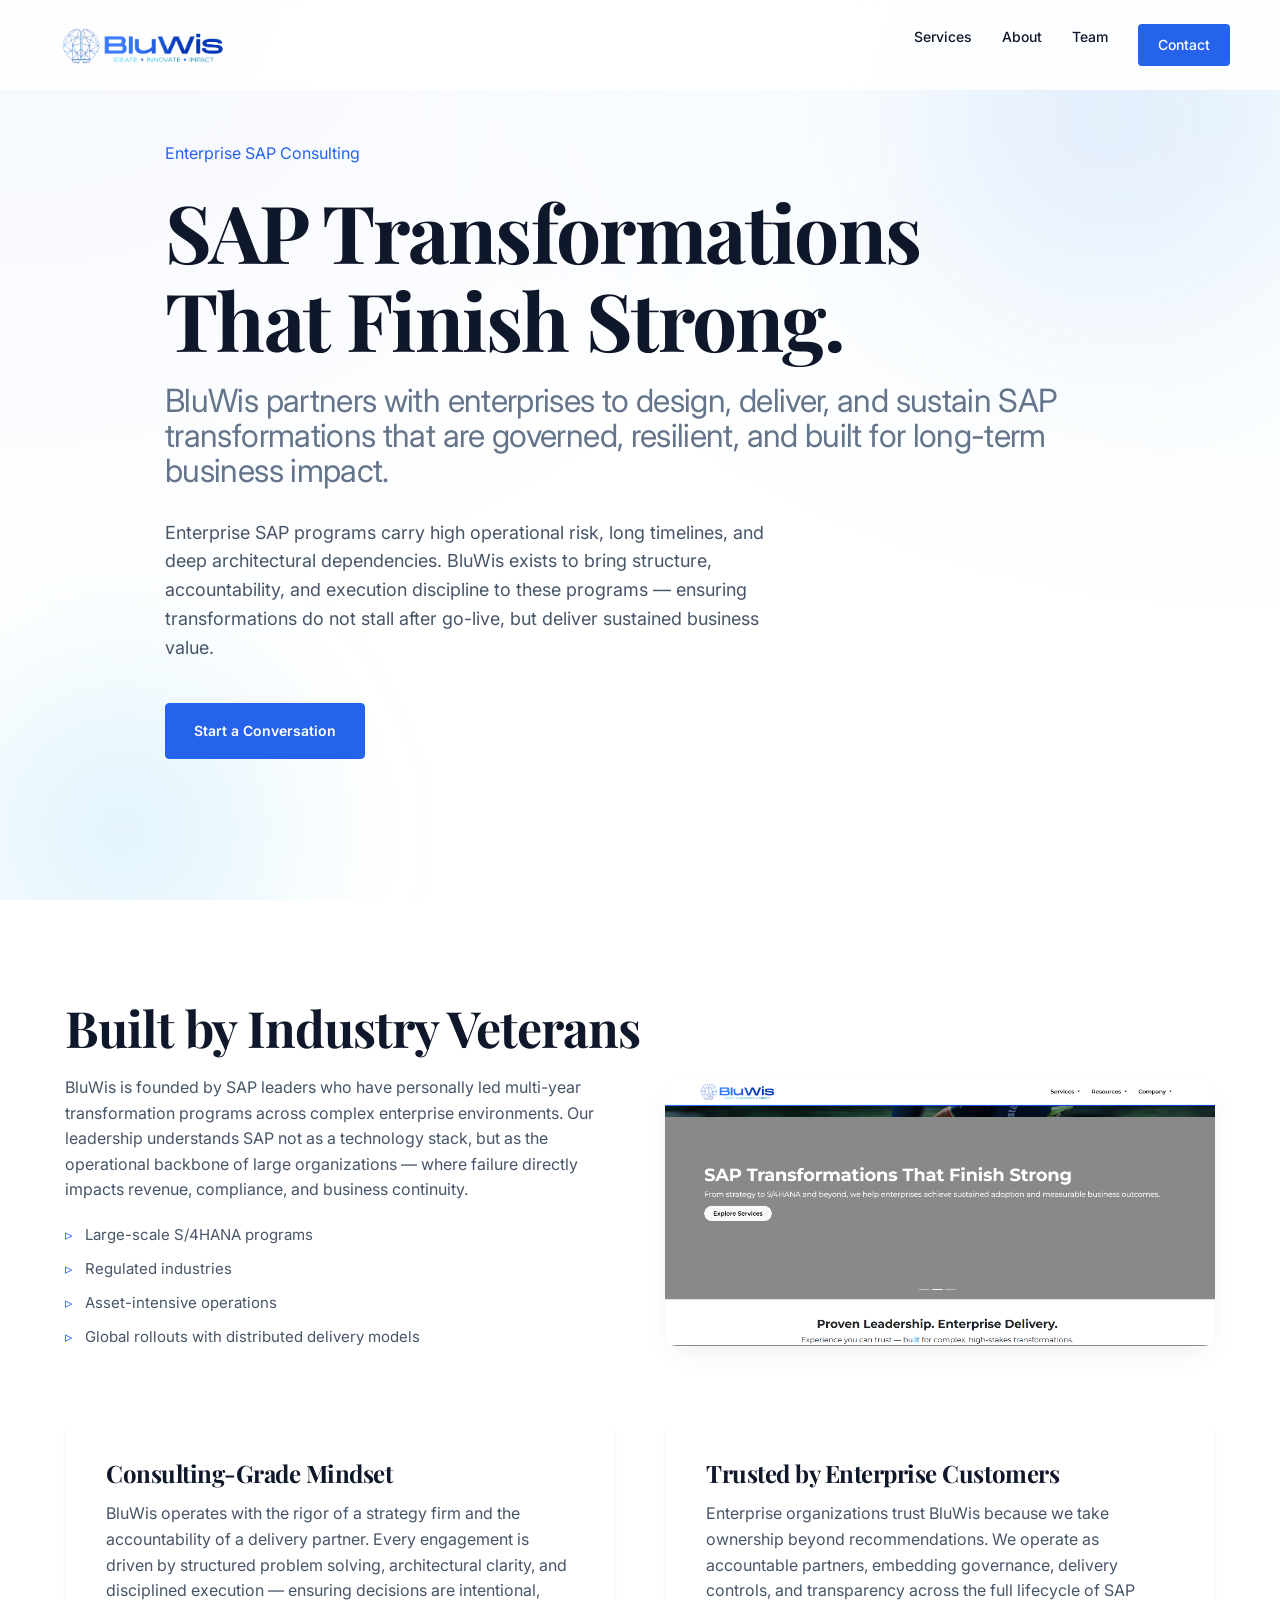
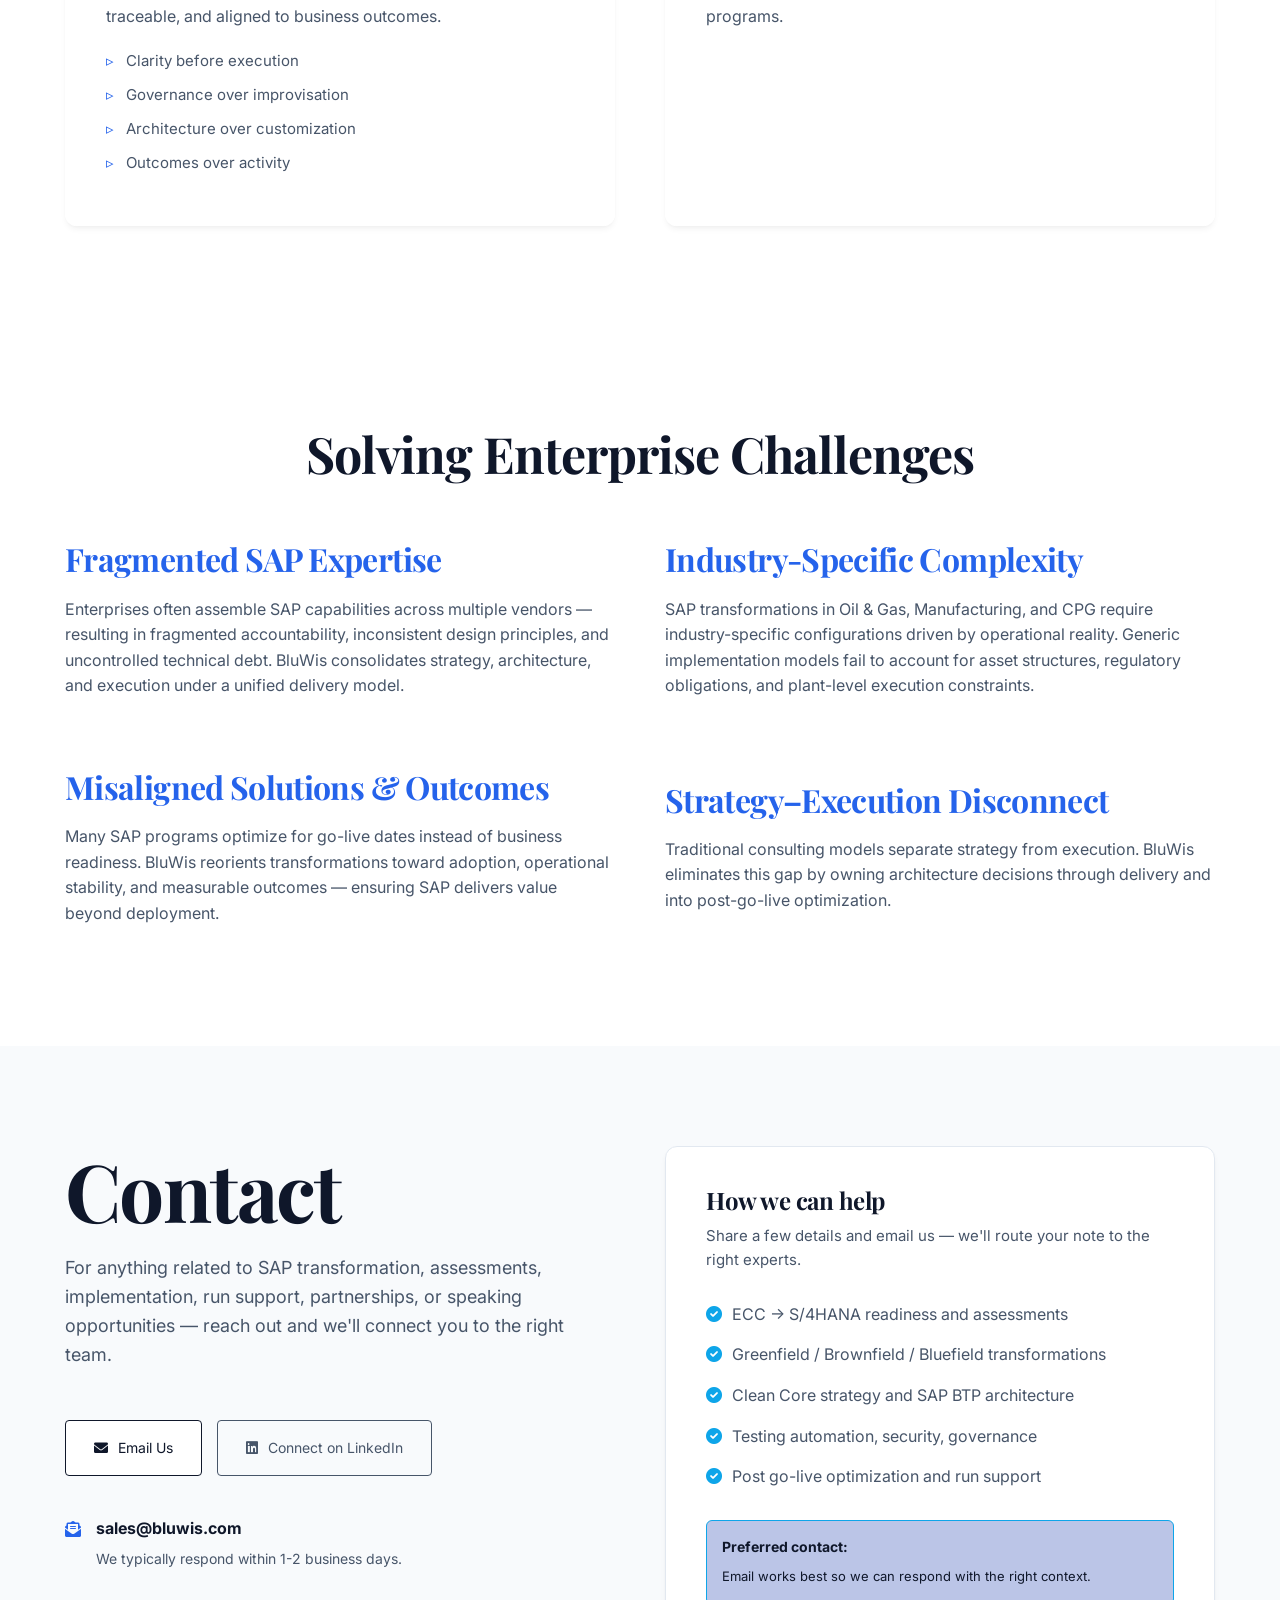
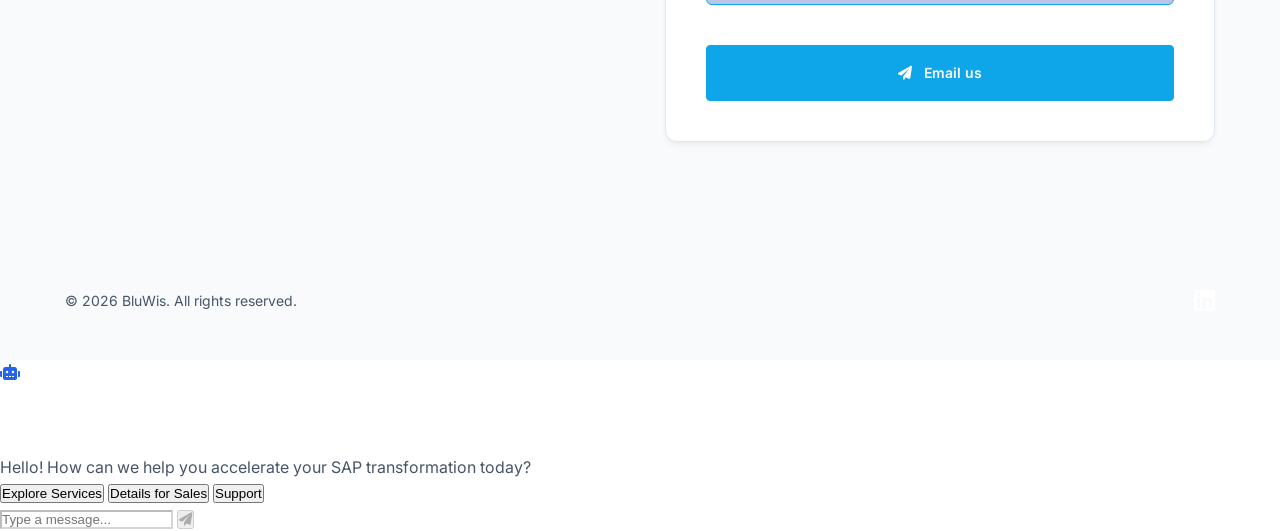
<file: index.html>
<!DOCTYPE html>
<html lang="en">

<head>
    <meta charset="UTF-8">
    <meta name="viewport" content="width=device-width, initial-scale=1.0">
    <title>BluWis | Enterprise SAP Transformations</title>
    <meta name="description"
        content="BluWis partners with enterprises to design, deliver, and sustain SAP transformations that are governed, resilient, and built for long-term business impact.">
    <link rel="stylesheet" href="./css/style.css">
    <link rel="stylesheet" href="https://cdnjs.cloudflare.com/ajax/libs/font-awesome/6.0.0/css/all.min.css">
</head>

<body>

    <!-- NAVIGATION -->
    <nav class="navbar">
        <a href="index.html" class="brand">
            <img src="./images/logo.png" alt="BluWis Logo" class="logo-img">
        </a>
        <ul class="nav-links">
            <li><a href="services.html">Services</a></li>
            <li><a href="about.html">About</a></li>
            <li><a href="leadership.html">Team</a></li>
            <li><a href="javascript:void(0)" onclick="openChat()" class="text-accent nav-btn">Contact</a></li>
        </ul>
        <div class="mobile-menu-btn">
            <i class="fas fa-bars"></i>
        </div>
    </nav>

    <!-- HERO SECTION -->
    <header class="hero">
        <div class="container hero-content fade-in">
            <span class="hero-overline">Enterprise SAP Consulting</span>
            <h1 class="text-white">SAP Transformations<br> That Finish Strong.</h1>
            <h3
                style="color: var(--light-slate); margin-bottom: 30px; font-family: var(--font-sans); font-weight: 400;">
                BluWis partners with enterprises to design, deliver, and sustain SAP transformations that are governed,
                resilient, and built for long-term business impact.
            </h3>
            <p>
                Enterprise SAP programs carry high operational risk, long timelines, and deep architectural
                dependencies. BluWis exists to bring structure, accountability, and execution discipline to these
                programs — ensuring transformations do not stall after go-live, but deliver sustained business value.
            </p>
            <a href="javascript:void(0)" onclick="openChat()" id="cta-start-chat" class="btn btn-primary">Start a
                Conversation</a>
        </div>
    </header>

    <!-- CREDIBILITY & POSITIONING -->
    <section id="why-bluwis">
        <div class="container">
            <h2 class="text-white fade-in">Built by Industry Veterans</h2>
            <div class="split-layout fade-in"
                style="margin-bottom: 60px; display: grid; grid-template-columns: 1fr 1fr; gap: 50px; align-items: center;">
                <div>
                    <p>
                        BluWis is founded by SAP leaders who have personally led multi-year transformation programs
                        across complex enterprise environments. Our leadership understands SAP not as a technology
                        stack, but as the operational backbone of large organizations — where failure directly impacts
                        revenue, compliance, and business continuity.
                    </p>
                    <ul class="checked-list">
                        <li>Large-scale S/4HANA programs</li>
                        <li>Regulated industries</li>
                        <li>Asset-intensive operations</li>
                        <li>Global rollouts with distributed delivery models</li>
                    </ul>
                </div>
                <div>
                    <img src="./images/team.png" alt="BluWis Leadership Team"
                        style="width: 100%; border-radius: 12px; box-shadow: var(--shadow);">
                </div>
            </div>

            <div class="grid-2 fade-in">
                <div class="feature-card">
                    <h3>Consulting-Grade Mindset</h3>
                    <p>
                        BluWis operates with the rigor of a strategy firm and the accountability of a delivery partner.
                        Every engagement is driven by structured problem solving, architectural clarity, and disciplined
                        execution — ensuring decisions are intentional, traceable, and aligned to business outcomes.
                    </p>
                    <ul class="checked-list">
                        <li>Clarity before execution</li>
                        <li>Governance over improvisation</li>
                        <li>Architecture over customization</li>
                        <li>Outcomes over activity</li>
                    </ul>
                </div>
                <div class="feature-card">
                    <h3>Trusted by Enterprise Customers</h3>
                    <p>
                        Enterprise organizations trust BluWis because we take ownership beyond recommendations. We
                        operate as accountable partners, embedding governance, delivery controls, and transparency
                        across the full lifecycle of SAP programs.
                    </p>
                </div>
            </div>
        </div>
    </section>

    <!-- ENTERPRISE CHALLENGES -->
    <section id="challenges">
        <div class="container">
            <h2 class="text-white fade-in" style="text-align: center; margin-bottom: 60px;">Solving Enterprise
                Challenges</h2>
            <div class="grid-2 fade-in">

                <div class="challenge-item">
                    <h3 class="text-accent">Fragmented SAP Expertise</h3>
                    <p>Enterprises often assemble SAP capabilities across multiple vendors — resulting in fragmented
                        accountability, inconsistent design principles, and uncontrolled technical debt. BluWis
                        consolidates strategy, architecture, and execution under a unified delivery model.</p>
                </div>

                <div class="challenge-item">
                    <h3 class="text-accent">Industry-Specific Complexity</h3>
                    <p>SAP transformations in Oil & Gas, Manufacturing, and CPG require industry-specific configurations
                        driven by operational reality. Generic implementation models fail to account for asset
                        structures, regulatory obligations, and plant-level execution constraints.</p>
                </div>

                <div class="challenge-item">
                    <h3 class="text-accent">Misaligned Solutions & Outcomes</h3>
                    <p>Many SAP programs optimize for go-live dates instead of business readiness. BluWis reorients
                        transformations toward adoption, operational stability, and measurable outcomes — ensuring SAP
                        delivers value beyond deployment.</p>
                </div>

                <div class="challenge-item">
                    <h3 class="text-accent">Strategy–Execution Disconnect</h3>
                    <p>Traditional consulting models separate strategy from execution. BluWis eliminates this gap by
                        owning architecture decisions through delivery and into post-go-live optimization.</p>
                </div>

            </div>
        </div>
    </section>

    <!-- CONTACT SECTION -->
    <section id="contact" style="background: var(--light-navy); position: relative; overflow: hidden;">
        <div class="container">
            <div class="grid-2" style="align-items: flex-start;">

                <!-- LEFT COLUMN -->
                <div>
                    <h1 class="text-white" style="margin-bottom: 20px;">Contact</h1>
                    <p style="font-size: 18px; margin-bottom: 30px; color: var(--slate);">
                        For anything related to SAP transformation, assessments, implementation, run support,
                        partnerships, or speaking opportunities — reach out and we'll connect you to the right team.
                    </p>

                    <div style="display: flex; gap: 15px; margin-bottom: 40px; flex-wrap: wrap;">
                        <a href="mailto:sales@bluwis.com" class="btn"
                            style="background: var(--navy); border: 1px solid var(--lightest-slate); color: var(--white); display: flex; align-items: center; gap: 10px;">
                            <i class="fas fa-envelope"></i> Email Us
                        </a>
                        <a href="#" class="btn"
                            style="background: transparent; border: 1px solid var(--slate); color: var(--slate); display: flex; align-items: center; gap: 10px;">
                            <i class="fab fa-linkedin"></i> Connect on LinkedIn
                        </a>
                    </div>

                    <div style="display: flex; align-items: flex-start; gap: 15px;">
                        <i class="fas fa-envelope-open-text" style="color: var(--green); margin-top: 5px;"></i>
                        <div>
                            <strong
                                style="color: var(--white); display: block; margin-bottom: 5px;">sales@bluwis.com</strong>
                            <span style="color: var(--slate); font-size: 14px;">We typically respond within 1-2 business
                                days.</span>
                        </div>
                    </div>
                </div>

                <!-- RIGHT COLUMN -->
                <div class="feature-card" style="background: var(--navy); border: 1px solid var(--lightest-navy);">
                    <h2 class="text-white" style="font-size: 24px; margin-bottom: 10px;">How we can help</h2>
                    <p style="font-size: 15px; margin-bottom: 30px;">
                        Share a few details and email us — we'll route your note to the right experts.
                    </p>

                    <ul style="list-style: none; margin-bottom: 30px;">
                        <li style="margin-bottom: 15px; display: flex; align-items: flex-start; gap: 10px;">
                            <i class="fas fa-check-circle" style="color: var(--blue-accent); margin-top: 4px;"></i>
                            <span>ECC &rarr; S/4HANA readiness and assessments</span>
                        </li>
                        <li style="margin-bottom: 15px; display: flex; align-items: flex-start; gap: 10px;">
                            <i class="fas fa-check-circle" style="color: var(--blue-accent); margin-top: 4px;"></i>
                            <span>Greenfield / Brownfield / Bluefield transformations</span>
                        </li>
                        <li style="margin-bottom: 15px; display: flex; align-items: flex-start; gap: 10px;">
                            <i class="fas fa-check-circle" style="color: var(--blue-accent); margin-top: 4px;"></i>
                            <span>Clean Core strategy and SAP BTP architecture</span>
                        </li>
                        <li style="margin-bottom: 15px; display: flex; align-items: flex-start; gap: 10px;">
                            <i class="fas fa-check-circle" style="color: var(--blue-accent); margin-top: 4px;"></i>
                            <span>Testing automation, security, governance</span>
                        </li>
                        <li style="margin-bottom: 15px; display: flex; align-items: flex-start; gap: 10px;">
                            <i class="fas fa-check-circle" style="color: var(--blue-accent); margin-top: 4px;"></i>
                            <span>Post go-live optimization and run support</span>
                        </li>
                    </ul>

                    <div
                        style="background: rgba(30, 64, 175, 0.3); border: 1px solid var(--blue-accent); padding: 15px; border-radius: 6px; margin-bottom: 20px;">
                        <strong
                            style="color: var(--white); display: block; margin-bottom: 5px; font-size: 14px;">Preferred
                            contact:</strong>
                        <span style="color: var(--lightest-slate); font-size: 13px;">Email works best so we can respond
                            with the right context.</span>
                    </div>

                    <a href="mailto:sales@bluwis.com" class="btn btn-primary"
                        style="width: 100%; text-align: center; background: var(--blue-accent); border-color: var(--blue-accent); color: var(--navy);">
                        <i class="fas fa-paper-plane" style="margin-right: 8px;"></i> Email us
                    </a>
                </div>

            </div>
        </div>
    </section>

    <footer>
        <div class="container">
            <div style="display: flex; justify-content: space-between; align-items: center; flex-wrap: wrap;">
                <p style="margin: 0;">&copy; 2026 BluWis. All rights reserved.</p>
                <div class="social-links">
                    <a href="https://www.linkedin.com/company/bluwis/" target="_blank"
                        style="color: white; font-size: 24px; transition: color 0.3s;"
                        onmouseover="this.style.color='var(--blue-accent)'" onmouseout="this.style.color='white'">
                        <i class="fab fa-linkedin"></i>
                    </a>
                </div>
            </div>
        </div>
    </footer>

    <!-- CHAT WIDGET -->
    <div id="chat-widget" class="chat-widget">
        <div class="chat-header">
            <div style="display: flex; align-items: center; gap: 10px;">
                <div class="chat-avatar">
                    <i class="fas fa-robot" style="color: var(--green); font-size: 16px;"></i>
                </div>
            </div>
            <div>
                <h4 style="color: var(--navy); margin: 0; font-size: 16px;">BluWis Assistant</h4>
                <span style="font-size: 12px; color: var(--navy); opacity: 0.8;">Online</span>
            </div>
        </div>
        <button id="close-chat"
            style="background: none; border: none; color: var(--navy); cursor: pointer; font-size: 18px;">
            <i class="fas fa-times"></i>
        </button>
    </div>
    <div class="chat-body" id="chat-body">
        <!-- Messages will appear here -->
        <div class="message bot-message">
            Hello! How can we help you accelerate your SAP transformation today?
        </div>
        <div class="chat-options" id="chat-options">
            <button class="chat-option-btn" onclick="handleOption('services')">Explore Services</button>
            <button class="chat-option-btn" onclick="handleOption('contact')">Details for Sales</button>
            <button class="chat-option-btn" onclick="handleOption('support')">Support</button>
        </div>
    </div>
    <div class="chat-input-area">
        <input type="text" id="chat-input" placeholder="Type a message..." disabled
            style="background: rgba(255,255,255,0.5); cursor: not-allowed;">
        <button id="send-btn" disabled><i class="fas fa-paper-plane"></i></button>
    </div>
    </div>

    <script src="./js/main.js"></script>
</body>

</html>
</file>
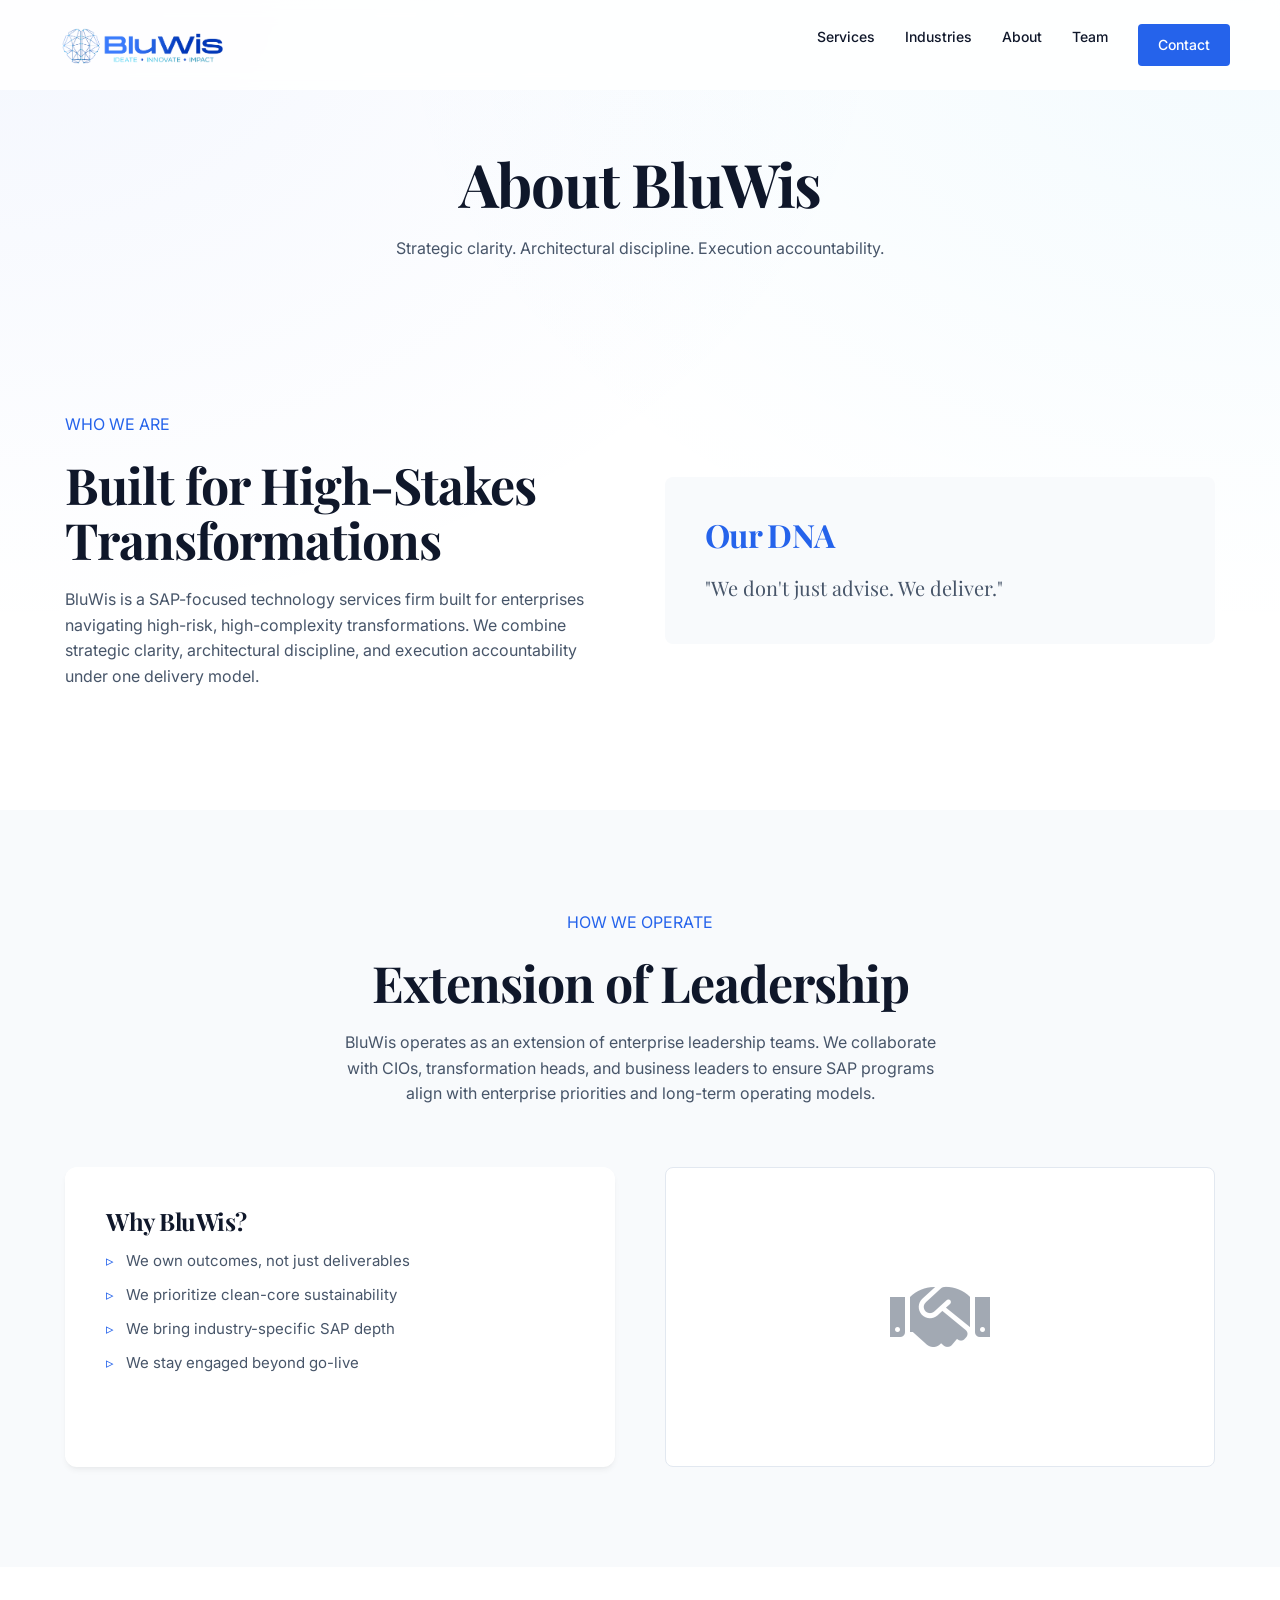
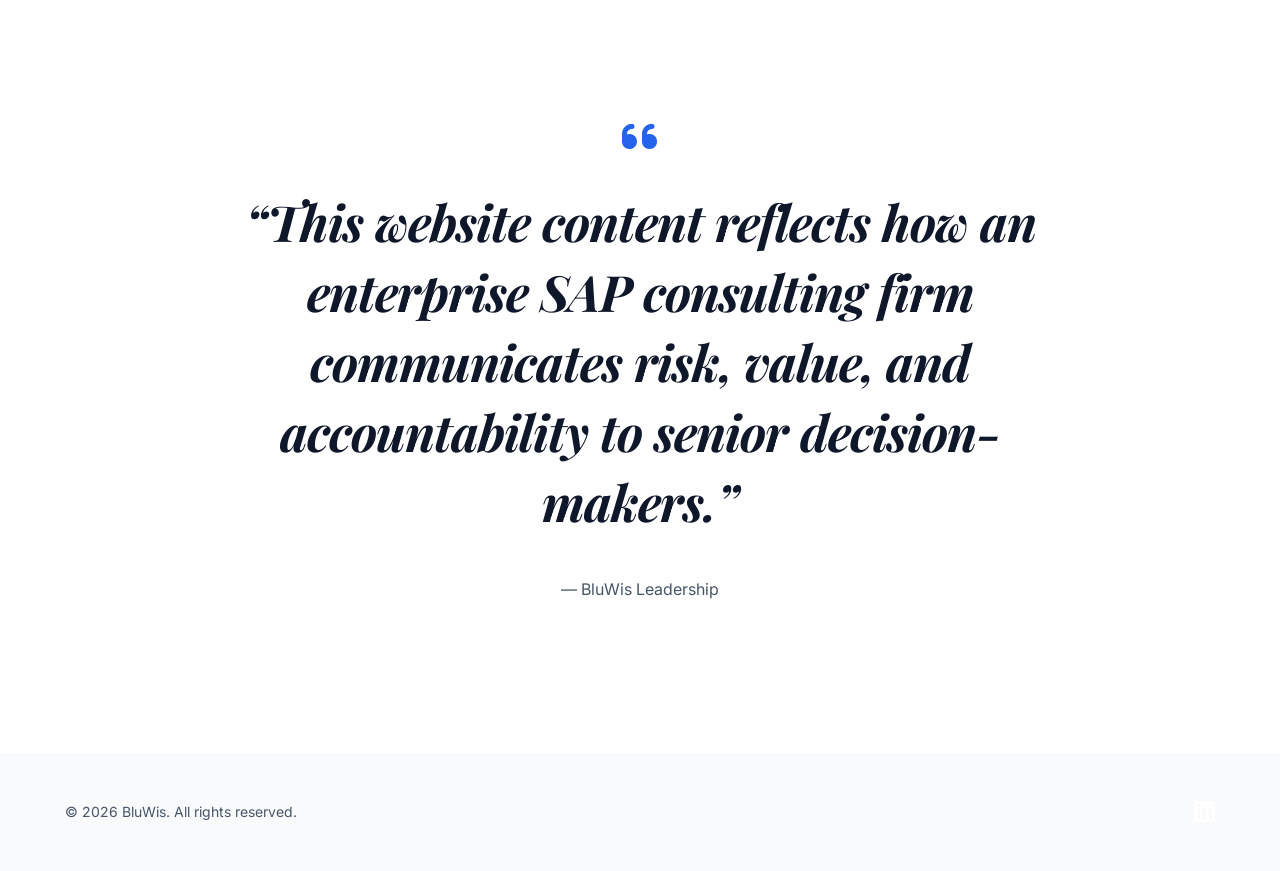
<file: about.html>
<!DOCTYPE html>
<html lang="en">

<head>
  <meta charset="UTF-8">
  <meta name="viewport" content="width=device-width, initial-scale=1.0">
  <title>About Us | BluWis</title>
  <meta name="description"
    content="BluWis is a SAP-focused technology services firm built for enterprises navigating high-risk, high-complexity transformations.">
  <link rel="stylesheet" href="./css/style.css">
  <link rel="stylesheet" href="https://cdnjs.cloudflare.com/ajax/libs/font-awesome/6.0.0/css/all.min.css">
</head>

<body>

  <!-- NAVIGATION -->
  <nav class="navbar">
    <a href="index.html" class="brand">
      <img src="./images/logo.png" alt="BluWis Logo" class="logo-img">
    </a>
    <ul class="nav-links">
      <li><a href="services.html">Services</a></li>
      <li><a href="industries.html">Industries</a></li>
      <li><a href="about.html" class="text-accent">About</a></li>
      <li><a href="leadership.html">Team</a></li>
      <li><a href="javascript:void(0)" onclick="openChat()" class="nav-btn">Contact</a></li>
    </ul>
    <div class="mobile-menu-btn">
      <i class="fas fa-bars"></i>
    </div>
  </nav>

  <!-- HEADER -->
  <div class="page-header container fade-in">
    <h1 class="text-white">About BluWis</h1>
    <p style="margin: 0 auto;">
      Strategic clarity. Architectural discipline. Execution accountability.
    </p>
  </div>

  <!-- WHO WE ARE -->
  <section>
    <div class="container grid-2 fade-in">
      <div>
        <span class="hero-overline">WHO WE ARE</span>
        <h2 class="text-white">Built for High-Stakes Transformations</h2>
        <p>
          BluWis is a SAP-focused technology services firm built for enterprises navigating high-risk, high-complexity
          transformations. We combine strategic clarity, architectural discipline, and execution accountability under
          one delivery model.
        </p>
      </div>
      <div style="background: var(--light-navy); padding: 40px; border-radius: 8px;">
        <h3 class="text-accent">Our DNA</h3>
        <p style="font-size: 20px; font-family: var(--font-serif); margin-bottom: 0;">
          "We don't just advise. We deliver."
        </p>
      </div>
    </div>
  </section>

  <!-- HOW WE OPERATE -->
  <section style="background-color: var(--light-navy);">
    <div class="container fade-in">
      <div style="text-align: center; margin-bottom: 60px;">
        <span class="hero-overline">HOW WE OPERATE</span>
        <h2 class="text-white">Extension of Leadership</h2>
        <p style="margin: 0 auto;">
          BluWis operates as an extension of enterprise leadership teams. We collaborate with CIOs, transformation
          heads, and business leaders to ensure SAP programs align with enterprise priorities and long-term operating
          models.
        </p>
      </div>

      <div class="grid-2">
        <div class="feature-card" style="background: var(--navy);">
          <h3>Why BluWis?</h3>
          <ul class="checked-list">
            <li>We own outcomes, not just deliverables</li>
            <li>We prioritize clean-core sustainability</li>
            <li>We bring industry-specific SAP depth</li>
            <li>We stay engaged beyond go-live</li>
          </ul>
        </div>
        <!-- Placeholder Image -->
        <div
          style="background: var(--navy); height: 100%; min-height: 300px; border-radius: 8px; display: flex; justify-content: center; align-items: center; border: 1px solid var(--lightest-navy);">
          <i class="fas fa-handshake" style="font-size: 80px; color: var(--slate); opacity: 0.5;"></i>
        </div>
      </div>
    </div>
  </section>

  <!-- CLOSING QUOTE -->
  <section style="padding: 150px 0; text-align: center;">
    <div class="container fade-in">
      <i class="fas fa-quote-left"
        style="font-size: 40px; color: var(--green); margin-bottom: 30px; display: block;"></i>
      <h2 class="text-white"
        style="font-family: var(--font-serif); font-style: italic; max-width: 900px; margin: 0 auto; line-height: 1.4;">
        “This website content reflects how an enterprise SAP consulting firm communicates risk, value, and
        accountability to senior decision-makers.”
      </h2>
      <div style="margin-top: 40px; color: var(--slate);">
        — BluWis Leadership
      </div>
    </div>
  </section>

  <footer>
    <div class="container">
      <div style="display: flex; justify-content: space-between; align-items: center; flex-wrap: wrap;">
        <p style="margin: 0;">&copy; 2026 BluWis. All rights reserved.</p>
        <div class="social-links">
          <a href="https://www.linkedin.com/company/bluwis/" target="_blank"
            style="color: white; font-size: 24px; transition: color 0.3s;"
            onmouseover="this.style.color='var(--blue-accent)'" onmouseout="this.style.color='white'">
            <i class="fab fa-linkedin"></i>
          </a>
        </div>
      </div>
    </div>
  </footer>

  <script src="./js/main.js"></script>
</body>

</html>
</file>
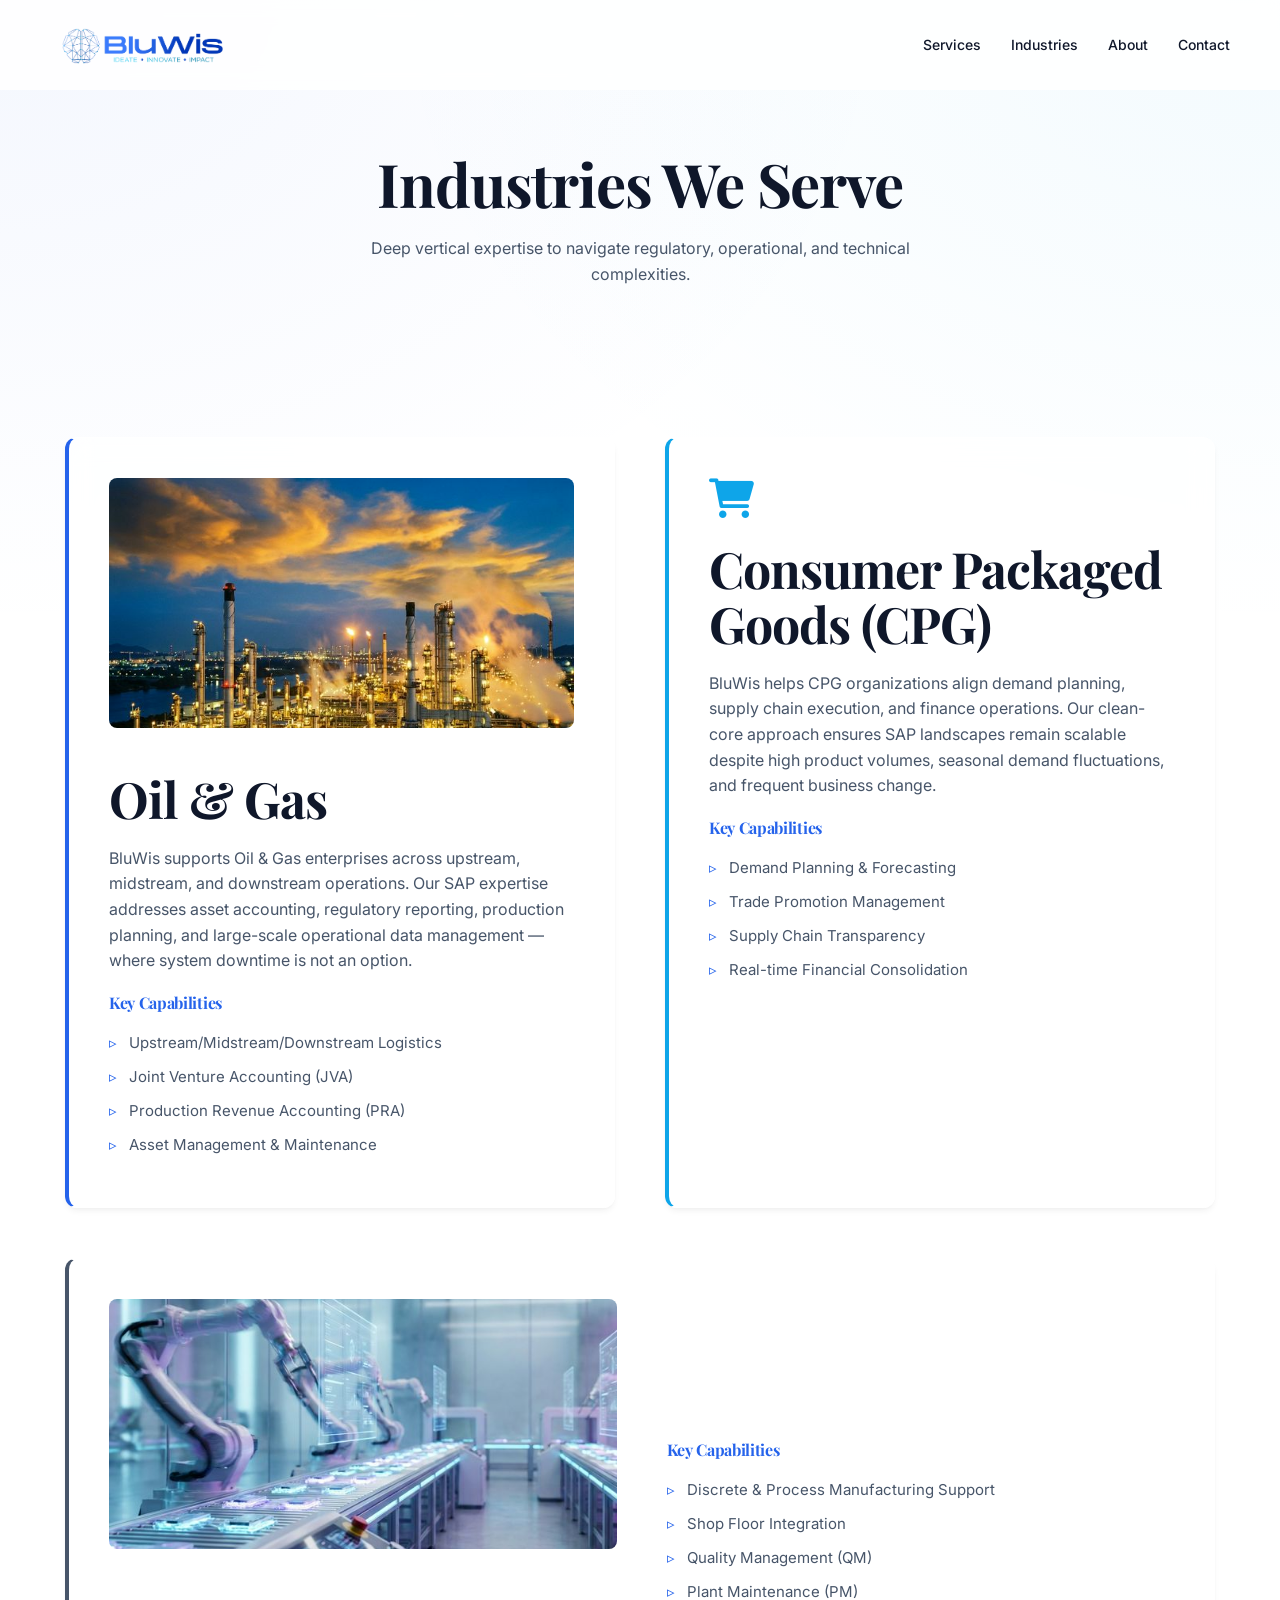
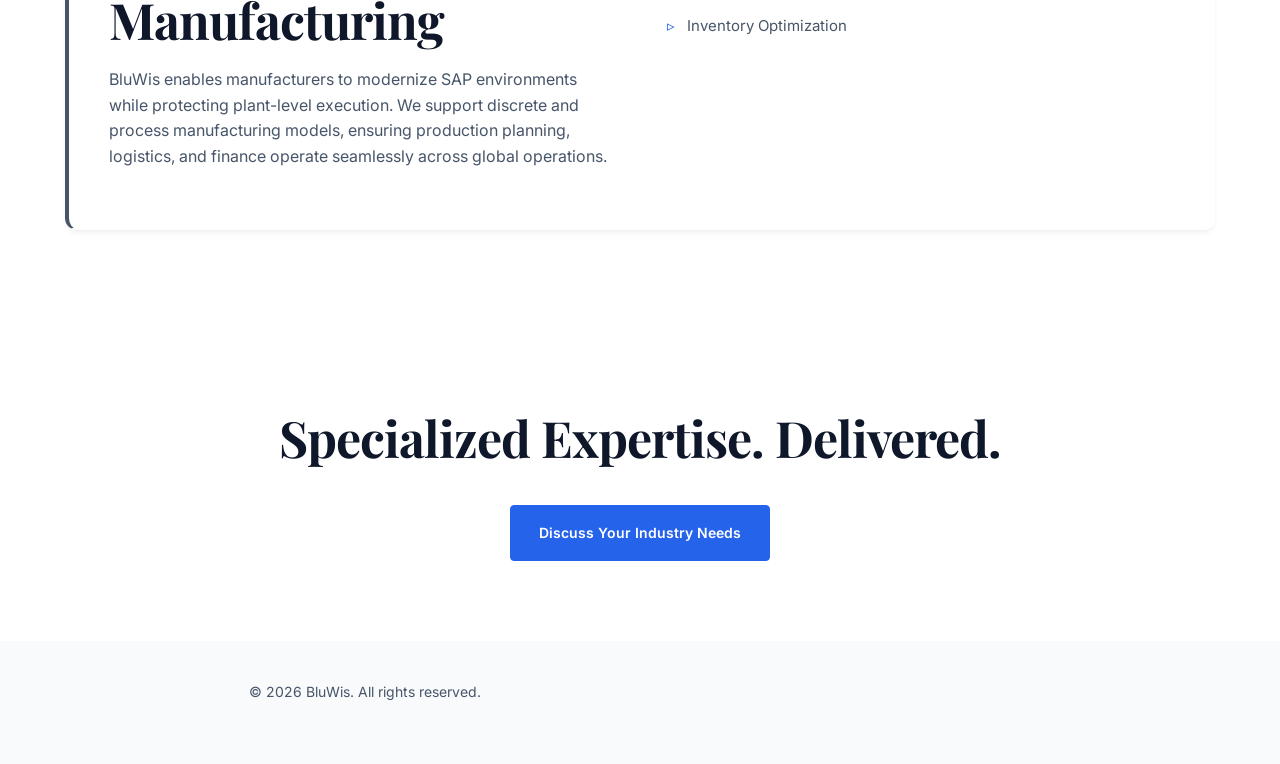
<file: industries.html>
<!DOCTYPE html>
<html lang="en">

<head>
  <meta charset="UTF-8">
  <meta name="viewport" content="width=device-width, initial-scale=1.0">
  <title>Industries | BluWis</title>
  <meta name="description"
    content="BluWis provides specialized SAP expertise for Oil & Gas, CPG, and Manufacturing industries.">
  <link rel="stylesheet" href="./css/style.css">
  <link rel="stylesheet" href="https://cdnjs.cloudflare.com/ajax/libs/font-awesome/6.0.0/css/all.min.css">
</head>

<body>

  <!-- NAVIGATION -->
  <nav class="navbar">
    <a href="index.html" class="brand">
      <img src="./images/logo.png" alt="BluWis Logo" class="logo-img">
    </a>
    <ul class="nav-links">
      <li><a href="services.html">Services</a></li>
      <li><a href="industries.html" class="text-accent">Industries</a></li>
      <li><a href="about.html">About</a></li>
      <li><a href="#contact">Contact</a></li>
    </ul>
    <div class="mobile-menu-btn">
      <i class="fas fa-bars"></i>
    </div>
  </nav>

  <!-- HEADER -->
  <div class="page-header container fade-in">
    <h1 class="text-white">Industries We Serve</h1>
    <p style="margin: 0 auto;">
      Deep vertical expertise to navigate regulatory, operational, and technical complexities.
    </p>
  </div>

  <!-- OIL & GAS -->
  <section id="oil-gas">
    <div class="container grid-2 fade-in">
      <div class="feature-card" style="border-left: 4px solid var(--green);">
        <div style="margin-bottom: 20px;">
          <img src="./images/oil-gas.png" alt="Oil & Gas Refinery"
            style="width: 100%; height: 250px; object-fit: cover; border-radius: 8px; margin-bottom: 15px;">
        </div>
        <h2 class="text-white">Oil & Gas</h2>
        <p>
          BluWis supports Oil & Gas enterprises across upstream, midstream, and downstream operations. Our SAP expertise
          addresses asset accounting, regulatory reporting, production planning, and large-scale operational data
          management — where system downtime is not an option.
        </p>
        <h4 class="text-accent" style="margin-top: 20px;">Key Capabilities</h4>
        <ul class="checked-list">
          <li>Upstream/Midstream/Downstream Logistics</li>
          <li>Joint Venture Accounting (JVA)</li>
          <li>Production Revenue Accounting (PRA)</li>
          <li>Asset Management & Maintenance</li>
        </ul>
      </div>

      <!-- CPG -->
      <div class="feature-card" style="border-left: 4px solid var(--blue-accent);">
        <div style="margin-bottom: 20px;">
          <i class="fas fa-shopping-cart" style="font-size: 40px; color: var(--blue-accent);"></i>
        </div>
        <h2 class="text-white">Consumer Packaged Goods (CPG)</h2>
        <p>
          BluWis helps CPG organizations align demand planning, supply chain execution, and finance operations. Our
          clean-core approach ensures SAP landscapes remain scalable despite high product volumes, seasonal demand
          fluctuations, and frequent business change.
        </p>
        <h4 class="text-accent" style="margin-top: 20px;">Key Capabilities</h4>
        <ul class="checked-list">
          <li>Demand Planning & Forecasting</li>
          <li>Trade Promotion Management</li>
          <li>Supply Chain Transparency</li>
          <li>Real-time Financial Consolidation</li>
        </ul>
      </div>
    </div>

    <!-- MANUFACTURING -->
    <div class="container fade-in" style="margin-top: 50px;">
      <div class="feature-card" style="border-left: 4px solid var(--slate);">
        <div class="grid-2">
          <div>
            <div style="margin-bottom: 20px;">
              <img src="./images/manufacturing.png" alt="Advanced Manufacturing"
                style="width: 100%; height: 250px; object-fit: cover; border-radius: 8px; margin-bottom: 15px;">
            </div>
            <h2 class="text-white">Manufacturing</h2>
            <p>
              BluWis enables manufacturers to modernize SAP environments while protecting plant-level execution. We
              support discrete and process manufacturing models, ensuring production planning, logistics, and finance
              operate seamlessly across global operations.
            </p>
          </div>
          <div>
            <h4 class="text-accent">Key Capabilities</h4>
            <ul class="checked-list">
              <li>Discrete & Process Manufacturing Support</li>
              <li>Shop Floor Integration</li>
              <li>Quality Management (QM)</li>
              <li>Plant Maintenance (PM)</li>
              <li>Inventory Optimization</li>
            </ul>
          </div>
        </div>
      </div>
    </div>
  </section>

  <!-- CTA -->
  <section class="cta" style="text-align: center; padding: 80px 0;">
    <div class="container fade-in">
      <h2 class="text-white">Specialized Expertise. Delivered.</h2>
      <a href="#contact" class="btn btn-primary">Discuss Your Industry Needs</a>
    </div>
  </section>

  <footer>
    <div class="container">
      <p>&copy; 2026 BluWis. All rights reserved.</p>
    </div>
  </footer>

  <script src="./js/main.js"></script>
</body>

</html>
</file>
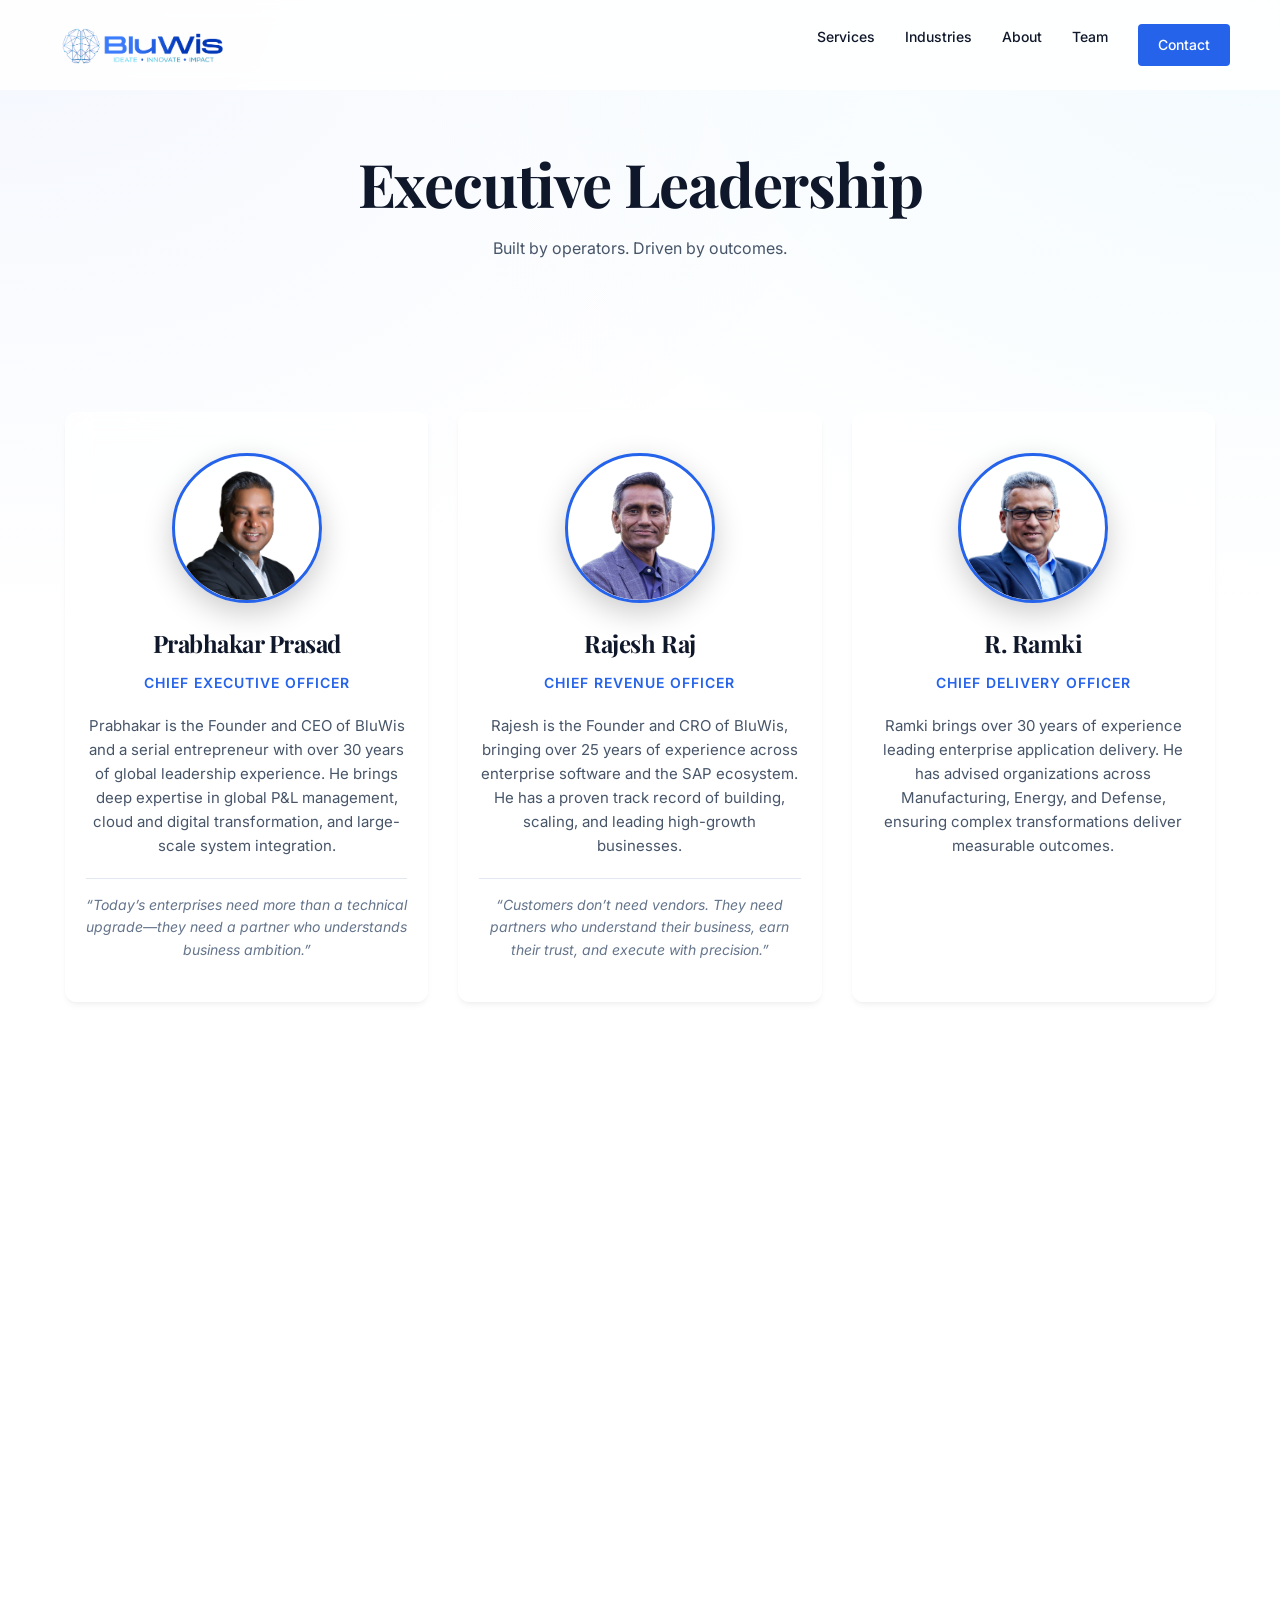
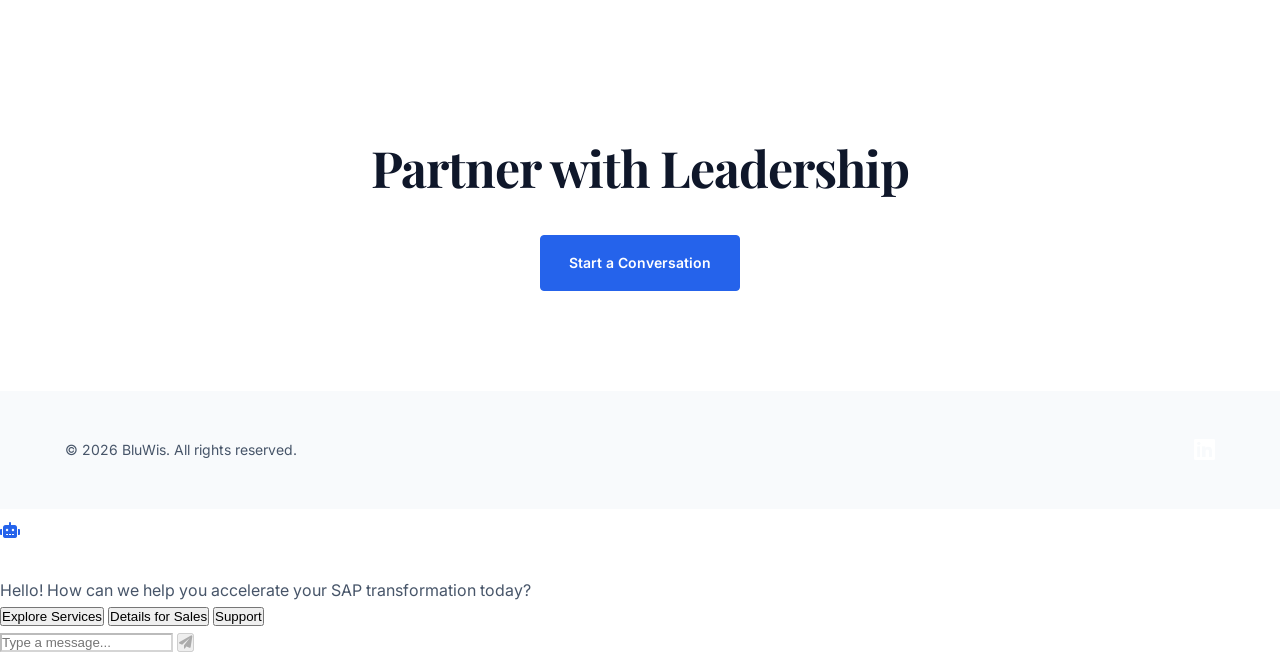
<file: leadership.html>
<!DOCTYPE html>
<html lang="en">

<head>
    <meta charset="UTF-8">
    <meta name="viewport" content="width=device-width, initial-scale=1.0">
    <title>Leadership | BluWis</title>
    <meta name="description"
        content="Meet the BluWis Executive Leadership Team. Built by operators, driven by outcomes.">
    <link rel="stylesheet" href="./css/style.css">
    <link rel="stylesheet" href="https://cdnjs.cloudflare.com/ajax/libs/font-awesome/6.0.0/css/all.min.css">
    <style>
        .leader-card {
            text-align: center;
            padding: 40px 20px;
        }

        .leader-img {
            width: 150px;
            height: 150px;
            border-radius: 50%;
            object-fit: cover;
            border: 3px solid var(--green);
            margin-bottom: 20px;
            box-shadow: 0 10px 30px rgba(0, 0, 0, 0.2);
        }

        .leader-name {
            color: var(--lightest-slate);
            font-size: 24px;
            margin-bottom: 5px;
        }

        .leader-role {
            color: var(--green);
            font-family: var(--font-sans);
            font-weight: 600;
            font-size: 14px;
            text-transform: uppercase;
            letter-spacing: 1px;
            margin-bottom: 20px;
        }

        .leader-bio {
            font-size: 15px;
            color: var(--slate);
            line-height: 1.6;
            margin-bottom: 20px;
        }

        .leader-quote {
            font-style: italic;
            color: var(--light-slate);
            font-size: 14px;
            border-top: 1px solid var(--lightest-navy);
            padding-top: 15px;
            margin-top: 15px;
        }
    </style>
</head>

<body>

    <!-- NAVIGATION -->
    <nav class="navbar">
        <a href="index.html" class="brand">
            <img src="./images/logo.png" alt="BluWis Logo" class="logo-img">
        </a>
        <ul class="nav-links">
            <li><a href="services.html">Services</a></li>
            <li><a href="industries.html">Industries</a></li>
            <li><a href="about.html">About</a></li>
            <li><a href="leadership.html" class="text-accent">Team</a></li>
            <li><a href="javascript:void(0)" onclick="openChat()" class="nav-btn">Contact</a></li>
        </ul>
        <div class="mobile-menu-btn">
            <i class="fas fa-bars"></i>
        </div>
    </nav>

    <!-- HEADER -->
    <div class="page-header container fade-in">
        <h1 class="text-white">Executive Leadership</h1>
        <p style="margin: 0 auto;">
            Built by operators. Driven by outcomes.
        </p>
    </div>

    <!-- LEADERSHIP GRID -->
    <section>
        <div class="container grid-3 fade-in">

            <!-- Prabhakar Prasad -->
            <div class="feature-card leader-card">
                <img src="./images/prabhakar.png" alt="Prabhakar Prasad" class="leader-img">
                <h3 class="leader-name">Prabhakar Prasad</h3>
                <div class="leader-role">Chief Executive Officer</div>
                <p class="leader-bio">
                    Prabhakar is the Founder and CEO of BluWis and a serial entrepreneur with over 30 years of global
                    leadership experience. He brings deep expertise in global P&L management, cloud and digital
                    transformation, and large-scale system integration.
                </p>
                <div class="leader-quote">
                    “Today’s enterprises need more than a technical upgrade—they need a partner who understands business
                    ambition.”
                </div>
            </div>

            <!-- Rajesh Raj -->
            <div class="feature-card leader-card">
                <img src="./images/rajesh.png" alt="Rajesh Raj" class="leader-img">
                <h3 class="leader-name">Rajesh Raj</h3>
                <div class="leader-role">Chief Revenue Officer</div>
                <p class="leader-bio">
                    Rajesh is the Founder and CRO of BluWis, bringing over 25 years of experience across enterprise
                    software and the SAP ecosystem. He has a proven track record of building, scaling, and leading
                    high-growth businesses.
                </p>
                <div class="leader-quote">
                    “Customers don’t need vendors. They need partners who understand their business, earn their trust,
                    and execute with precision.”
                </div>
            </div>

            <!-- R. Ramki -->
            <div class="feature-card leader-card">
                <img src="./images/ramki.png" alt="R. Ramki" class="leader-img">
                <h3 class="leader-name">R. Ramki</h3>
                <div class="leader-role">Chief Delivery Officer</div>
                <p class="leader-bio">
                    Ramki brings over 30 years of experience leading enterprise application delivery. He has advised
                    organizations across Manufacturing, Energy, and Defense, ensuring complex transformations deliver
                    measurable outcomes.
                </p>
            </div>

            <!-- Meghana Dhall -->
            <div class="feature-card leader-card">
                <img src="./images/meghana.png" alt="Meghana Dhall" class="leader-img">
                <h3 class="leader-name">Meghana Dhall</h3>
                <div class="leader-role">Chief Marketing Officer</div>
                <p class="leader-bio">
                    Meghana brings over 20 years of strategic marketing experience. She leads global marketing strategy,
                    brand positioning, and demand generation to establish BluWis as a trusted partner in the SAP
                    ecosystem.
                </p>
            </div>

            <!-- Sunil Shetty -->
            <div class="feature-card leader-card">
                <img src="./images/sunil.png" alt="Sunil Shetty" class="leader-img">
                <h3 class="leader-name">Sunil Shetty</h3>
                <div class="leader-role">Managing Director, APJ</div>
                <p class="leader-bio">
                    Sunil is an accomplished enterprise sales leader with over two decades of experience. He spent 17+
                    years with SAP across India and Malaysia, leading high-impact engagements across Large Enterprise
                    and Public Sector customers.
                </p>
            </div>

        </div>
    </section>

    <!-- CTA -->
    <section class="cta" style="text-align: center; padding: 100px 0;">
        <div class="container fade-in">
            <h2 class="text-white">Partner with Leadership</h2>
            <a href="javascript:void(0)" onclick="openChat()" id="cta-start-chat" class="btn btn-primary">Start a
                Conversation</a>
        </div>
    </section>

    <footer>
        <div class="container">
            <div style="display: flex; justify-content: space-between; align-items: center; flex-wrap: wrap;">
                <p style="margin: 0;">&copy; 2026 BluWis. All rights reserved.</p>
                <div class="social-links">
                    <a href="https://www.linkedin.com/company/bluwis/" target="_blank"
                        style="color: white; font-size: 24px; transition: color 0.3s;"
                        onmouseover="this.style.color='var(--blue-accent)'" onmouseout="this.style.color='white'">
                        <i class="fab fa-linkedin"></i>
                    </a>
                </div>
            </div>
        </div>
    </footer>

    <!-- CHAT WIDGET -->
    <div id="chat-widget" class="chat-widget">
        <div class="chat-header">
            <div style="display: flex; align-items: center; gap: 10px;">
                <div class="chat-avatar">
                    <i class="fas fa-robot" style="color: var(--green); font-size: 16px;"></i>
                </div>
                <div>
                    <h4 style="color: var(--navy); margin: 0; font-size: 16px;">BluWis Assistant</h4>
                    <span style="font-size: 12px; color: var(--navy); opacity: 0.8;">Online</span>
                </div>
            </div>
            <button id="close-chat"
                style="background: none; border: none; color: var(--navy); cursor: pointer; font-size: 18px;">
                <i class="fas fa-times"></i>
            </button>
        </div>
        <div class="chat-body" id="chat-body">
            <!-- Messages will appear here -->
            <div class="message bot-message">
                Hello! How can we help you accelerate your SAP transformation today?
            </div>
            <div class="chat-options" id="chat-options">
                <button class="chat-option-btn" onclick="handleOption('services')">Explore Services</button>
                <button class="chat-option-btn" onclick="handleOption('contact')">Details for Sales</button>
                <button class="chat-option-btn" onclick="handleOption('support')">Support</button>
            </div>
        </div>
        <div class="chat-input-area">
            <input type="text" id="chat-input" placeholder="Type a message..." disabled
                style="background: rgba(255,255,255,0.5); cursor: not-allowed;">
            <button id="send-btn" disabled><i class="fas fa-paper-plane"></i></button>
        </div>
    </div>

    <script src="./js/main.js"></script>
</body>

</html>
</file>
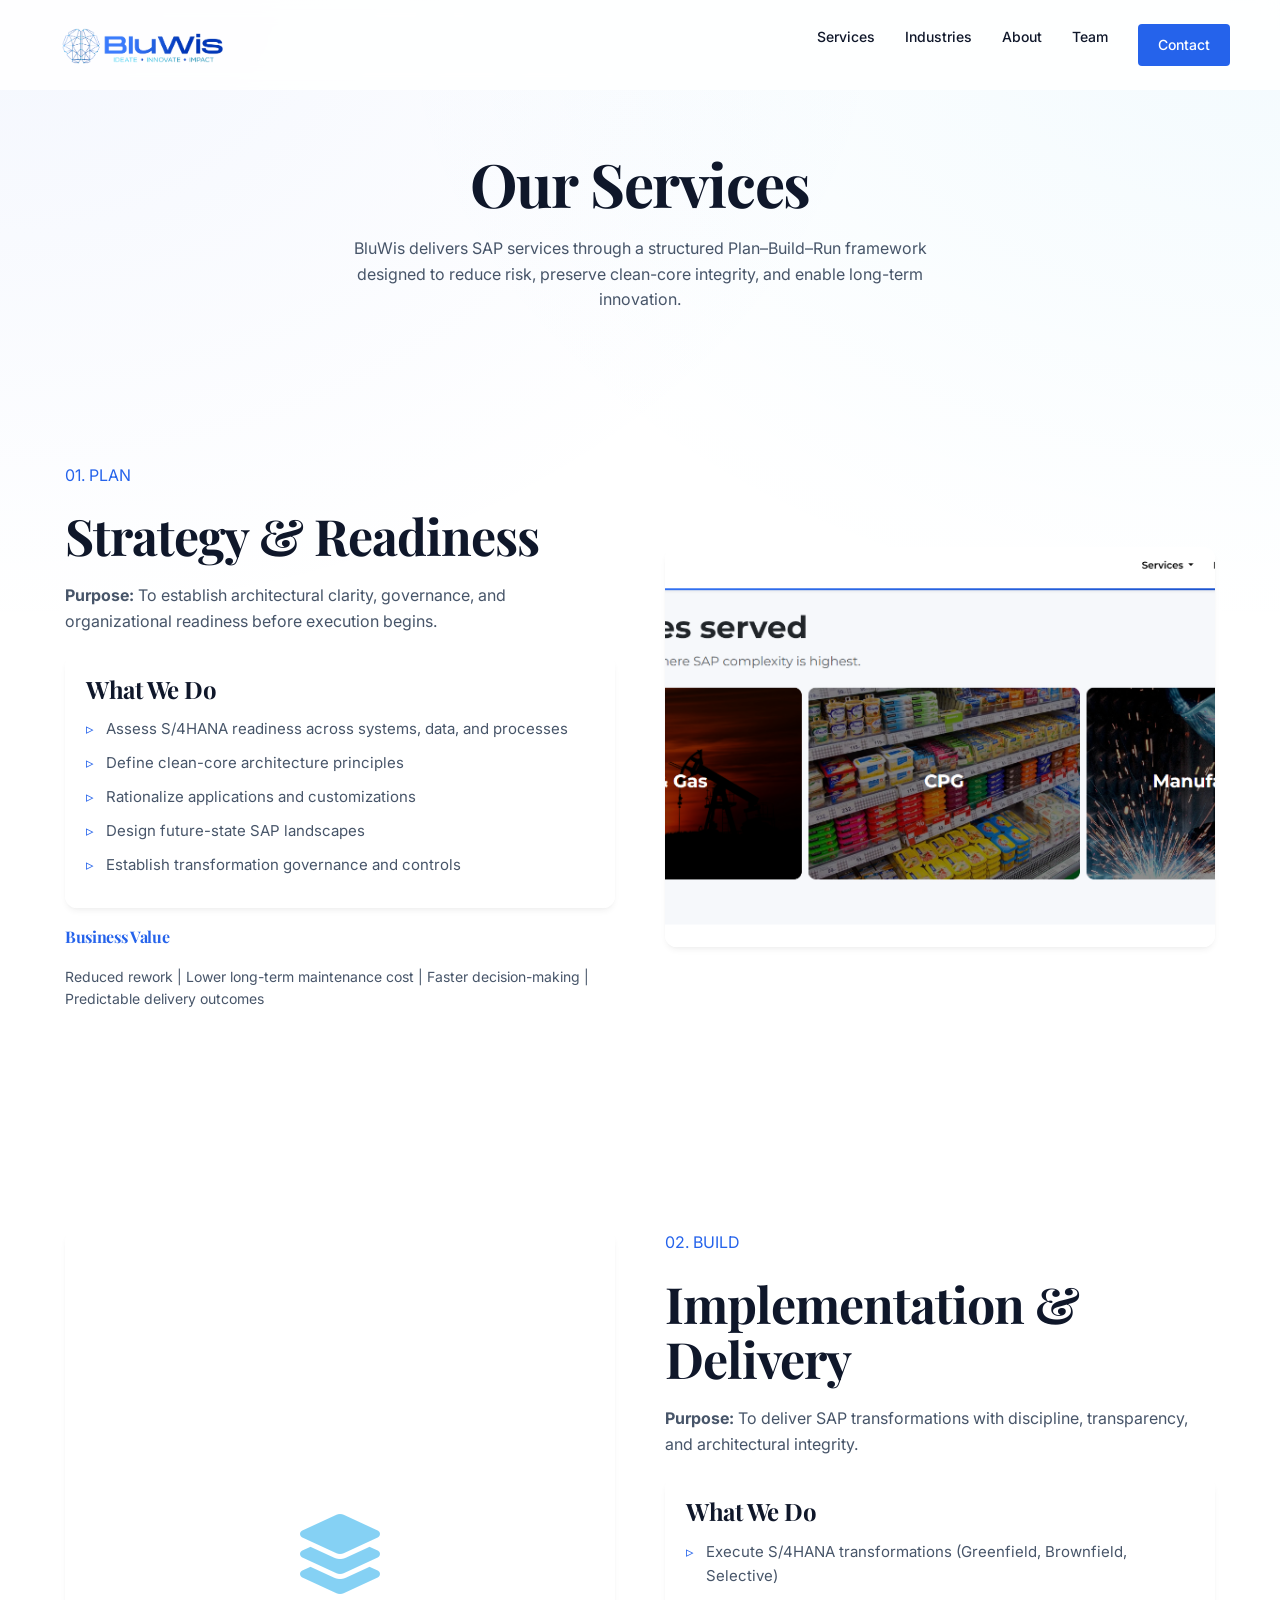
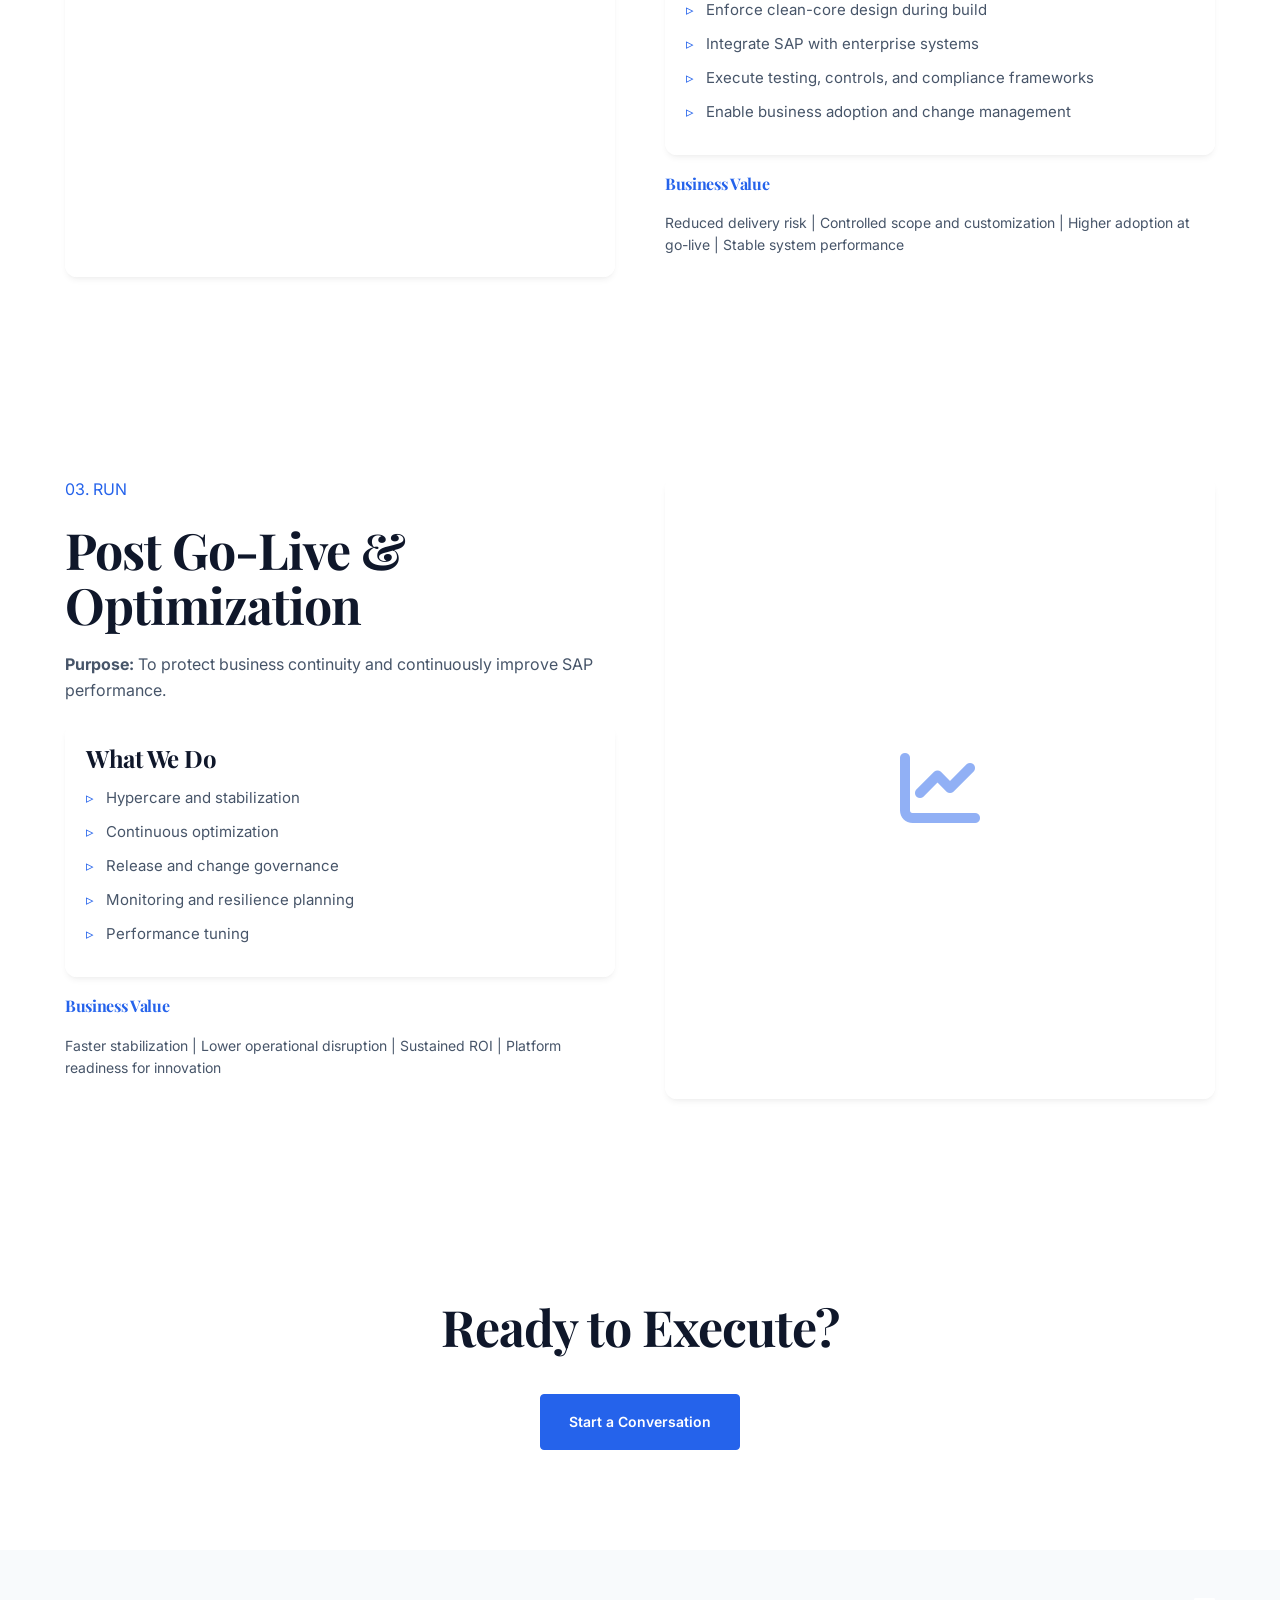
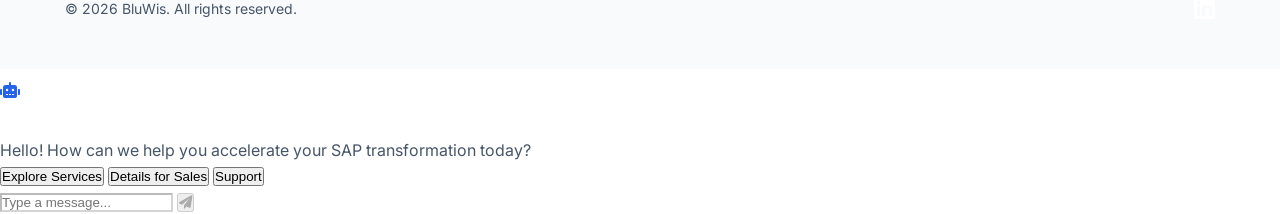
<file: services.html>
<!DOCTYPE html>
<html lang="en">

<head>
  <meta charset="UTF-8">
  <meta name="viewport" content="width=device-width, initial-scale=1.0">
  <title>Services | BluWis</title>
  <meta name="description"
    content="BluWis delivers SAP services through a structured Plan–Build–Run framework designed to reduce risk and enable long-term innovation.">
  <link rel="stylesheet" href="./css/style.css">
  <link rel="stylesheet" href="https://cdnjs.cloudflare.com/ajax/libs/font-awesome/6.0.0/css/all.min.css">
</head>

<body>

  <!-- NAVIGATION -->
  <nav class="navbar">
    <a href="index.html" class="brand">
      <img src="./images/logo.png" alt="BluWis Logo" class="logo-img">
    </a>
    <ul class="nav-links">
      <li><a href="services.html" class="text-accent">Services</a></li>
      <li><a href="industries.html">Industries</a></li>
      <li><a href="about.html">About</a></li>
      <li><a href="leadership.html">Team</a></li>
      <li><a href="javascript:void(0)" onclick="openChat()" class="nav-btn">Contact</a></li>
    </ul>
    <div class="mobile-menu-btn">
      <i class="fas fa-bars"></i>
    </div>
  </nav>

  <!-- HEADER -->
  <div class="page-header container fade-in">
    <h1 class="text-white">Our Services</h1>
    <p style="margin: 0 auto;">
      BluWis delivers SAP services through a structured Plan–Build–Run framework designed to reduce risk, preserve
      clean-core integrity, and enable long-term innovation.
    </p>
  </div>

  <!-- PLAN SECTION -->
  <section id="plan">
    <div class="container grid-2 fade-in">
      <div>
        <span class="hero-overline">01. PLAN</span>
        <h2 class="text-white">Strategy & Readiness</h2>
        <p>
          <strong>Purpose:</strong> To establish architectural clarity, governance, and organizational readiness before
          execution begins.
        </p>
        <div class="feature-card" style="padding: 20px;">
          <h3>What We Do</h3>
          <ul class="checked-list">
            <li>Assess S/4HANA readiness across systems, data, and processes</li>
            <li>Define clean-core architecture principles</li>
            <li>Rationalize applications and customizations</li>
            <li>Design future-state SAP landscapes</li>
            <li>Establish transformation governance and controls</li>
          </ul>
        </div>
        <div style="margin-top: 20px;">
          <h4 class="text-accent">Business Value</h4>
          <p style="font-size: 14px;">Reduced rework | Lower long-term maintenance cost | Faster decision-making |
            Predictable delivery outcomes</p>
        </div>
      </div>
      <!-- Image Right (Desktop) -->
      <div class="feature-card" style="padding: 0; overflow: hidden; height: 400px; border: none;">
        <img src="./images/consulting.png" alt="Strategy Session" style="width: 100%; height: 100%; object-fit: cover;">
      </div>
    </div>
  </section>

  <!-- BUILD SECTION -->
  <section id="build">
    <div class="container grid-2 fade-in">
      <!-- Image Left (Desktop) -->
      <div class="feature-card" style="justify-content: center; align-items: center; display: flex;">
        <i class="fas fa-layer-group" style="font-size: 80px; color: var(--blue-accent); opacity: 0.5;"></i>
      </div>

      <div>
        <span class="hero-overline">02. BUILD</span>
        <h2 class="text-white">Implementation & Delivery</h2>
        <p>
          <strong>Purpose:</strong> To deliver SAP transformations with discipline, transparency, and architectural
          integrity.
        </p>
        <div class="feature-card" style="padding: 20px;">
          <h3>What We Do</h3>
          <ul class="checked-list">
            <li>Execute S/4HANA transformations (Greenfield, Brownfield, Selective)</li>
            <li>Enforce clean-core design during build</li>
            <li>Integrate SAP with enterprise systems</li>
            <li>Execute testing, controls, and compliance frameworks</li>
            <li>Enable business adoption and change management</li>
          </ul>
        </div>
        <div style="margin-top: 20px;">
          <h4 class="text-accent">Business Value</h4>
          <p style="font-size: 14px;">Reduced delivery risk | Controlled scope and customization | Higher adoption at
            go-live | Stable system performance</p>
        </div>
      </div>
    </div>
  </section>

  <!-- RUN SECTION -->
  <section id="run">
    <div class="container grid-2 fade-in">
      <div>
        <span class="hero-overline">03. RUN</span>
        <h2 class="text-white">Post Go-Live & Optimization</h2>
        <p>
          <strong>Purpose:</strong> To protect business continuity and continuously improve SAP performance.
        </p>
        <div class="feature-card" style="padding: 20px;">
          <h3>What We Do</h3>
          <ul class="checked-list">
            <li>Hypercare and stabilization</li>
            <li>Continuous optimization</li>
            <li>Release and change governance</li>
            <li>Monitoring and resilience planning</li>
            <li>Performance tuning</li>
          </ul>
        </div>
        <div style="margin-top: 20px;">
          <h4 class="text-accent">Business Value</h4>
          <p style="font-size: 14px;">Faster stabilization | Lower operational disruption | Sustained ROI | Platform
            readiness for innovation</p>
        </div>
      </div>
      <!-- Image Right -->
      <div class="feature-card" style="justify-content: center; align-items: center; display: flex;">
        <i class="fas fa-chart-line" style="font-size: 80px; color: var(--green); opacity: 0.5;"></i>
      </div>
    </div>
  </section>

  <!-- CTA -->
  <section class="cta" style="text-align: center; padding: 100px 0;">
    <div class="container fade-in">
      <h2 class="text-white">Ready to Execute?</h2>
      <a href="javascript:void(0)" onclick="openChat()" id="cta-start-chat" class="btn btn-primary">Start a
        Conversation</a>
    </div>
  </section>

  <footer>
    <div class="container">
      <div style="display: flex; justify-content: space-between; align-items: center; flex-wrap: wrap;">
        <p style="margin: 0;">&copy; 2026 BluWis. All rights reserved.</p>
        <div class="social-links">
          <a href="https://www.linkedin.com/company/bluwis/" target="_blank"
            style="color: white; font-size: 24px; transition: color 0.3s;"
            onmouseover="this.style.color='var(--blue-accent)'" onmouseout="this.style.color='white'">
            <i class="fab fa-linkedin"></i>
          </a>
        </div>
      </div>
    </div>
  </footer>

  <!-- CHAT WIDGET -->
  <div id="chat-widget" class="chat-widget">
    <div class="chat-header">
      <div style="display: flex; align-items: center; gap: 10px;">
        <div class="chat-avatar">
          <i class="fas fa-robot" style="color: var(--green); font-size: 16px;"></i>
        </div>
        <div>
          <h4 style="color: var(--navy); margin: 0; font-size: 16px;">BluWis Assistant</h4>
          <span style="font-size: 12px; color: var(--navy); opacity: 0.8;">Online</span>
        </div>
      </div>
      <button id="close-chat"
        style="background: none; border: none; color: var(--navy); cursor: pointer; font-size: 18px;">
        <i class="fas fa-times"></i>
      </button>
    </div>
    <div class="chat-body" id="chat-body">
      <!-- Messages will appear here -->
      <div class="message bot-message">
        Hello! How can we help you accelerate your SAP transformation today?
      </div>
      <div class="chat-options" id="chat-options">
        <button class="chat-option-btn" onclick="handleOption('services')">Explore Services</button>
        <button class="chat-option-btn" onclick="handleOption('contact')">Details for Sales</button>
        <button class="chat-option-btn" onclick="handleOption('support')">Support</button>
      </div>
    </div>
    <div class="chat-input-area">
      <input type="text" id="chat-input" placeholder="Type a message..." disabled
        style="background: rgba(255,255,255,0.5); cursor: not-allowed;">
      <button id="send-btn" disabled><i class="fas fa-paper-plane"></i></button>
    </div>
  </div>

  <script src="./js/main.js"></script>
</body>

</html>
</file>
<file: css/style.css>
/* 
   BluWis Premium Design System 
   Theme: Enterprise Deep Blue (Trust, Stability, Innovation)
*/

@import url('https://fonts.googleapis.com/css2?family=Inter:wght@300;400;500;600;700&family=Playfair+Display:wght@400;600;700&display=swap');

:root {
  /* LIGHT THEME */
  --navy: #ffffff;
  /* Main Background */
  --light-navy: #f8fafc;
  /* Secondary/Card Background */
  --lightest-navy: #e2e8f0;
  /* Borders/Accents */

  --slate: #475569;
  /* Body Text */
  --light-slate: #64748b;
  /* Muted Text */
  --lightest-slate: #0f172a;
  /* Headings (Dark Navy/Black) */

  --white: #0f172a;
  /* Reversing 'white' to be dark for text on light bg */
  --green: #2563eb;
  /* Primary Blue (Royal Blue) */
  --blue-accent: #0ea5e9;
  /* Secondary Cyan/Blue */

  --font-sans: 'Inter', sans-serif;
  --font-serif: 'Playfair Display', serif;

  --transition: all 0.25s cubic-bezier(0.645, 0.045, 0.355, 1);
  --shadow: 0 10px 30px -10px rgba(0, 0, 0, 0.1);
}

/* RESET */
*,
*::before,
*::after {
  box-sizing: border-box;
  margin: 0;
  padding: 0;
}

html {
  scroll-behavior: smooth;
}

body {
  background-color: var(--navy);
  color: var(--slate);
  font-family: var(--font-sans);
  font-size: 16px;
  line-height: 1.6;
  -webkit-font-smoothing: antialiased;
  overflow-x: hidden;
  /* Subtle mesh for light theme */
  background-image:
    radial-gradient(at 0% 0%, rgba(37, 99, 235, 0.05) 0px, transparent 50%),
    radial-gradient(at 100% 0%, rgba(14, 165, 233, 0.05) 0px, transparent 50%);
  background-attachment: fixed;
}

/* TYPOGRAPHY */
h1,
h2,
h3,
h4,
h5,
h6 {
  margin: 0 0 20px 0;
  color: var(--lightest-slate);
  font-family: var(--font-serif);
  font-weight: 700;
  line-height: 1.1;
  letter-spacing: -0.02em;
}

h1 {
  font-size: clamp(40px, 8vw, 80px);
}

h2 {
  font-size: clamp(30px, 5vw, 50px);
}

h3 {
  font-size: clamp(24px, 4vw, 32px);
}

p {
  margin-bottom: 20px;
  max-width: 600px;
}

a {
  display: inline-block;
  text-decoration: none;
  text-decoration-skip-ink: auto;
  color: inherit;
  position: relative;
  transition: var(--transition);
}

a:hover {
  color: var(--green);
}

.text-accent {
  color: var(--green);
}

.text-white {
  color: var(--white);
}

/* LAYOUT UTILITIES */
.container {
  width: 100%;
  max-width: 1200px;
  margin: 0 auto;
  padding: 0 25px;
}

section {
  padding: 100px 0;
}

.grid-3 {
  display: grid;
  grid-template-columns: repeat(auto-fit, minmax(300px, 1fr));
  gap: 30px;
}

.grid-2 {
  display: grid;
  grid-template-columns: 1fr 1fr;
  gap: 50px;
  align-items: center;
}

@media (max-width: 768px) {
  .grid-2 {
    grid-template-columns: 1fr;
  }

  section {
    padding: 60px 0;
  }
}

/* COMPONENTS - NAVBAR */
.navbar {
  display: flex;
  justify-content: space-between;
  align-items: center;
  padding: 20px 50px;
  background: rgba(255, 255, 255, 0.85);
  backdrop-filter: blur(10px);
  position: fixed;
  width: 100%;
  top: 0;
  z-index: 1000;
  transition: var(--transition);
  box-shadow: 0 10px 30px -10px rgba(2, 12, 27, 0.3);
}

.brand {
  display: flex;
  align-items: center;
}

.logo-img {
  height: 50px;
  width: auto;
}

.nav-links {
  display: flex;
  gap: 30px;
  list-style: none;
}

.nav-links li a {
  font-family: var(--font-sans);
  font-size: 14px;
  color: var(--lightest-slate);
  font-weight: 500;
}

.nav-links li a:hover {
  color: var(--green);
}

.nav-links li a.nav-btn {
  background-color: var(--green);
  color: #ffffff;
  padding: 10px 20px;
  border-radius: 4px;
  transition: all 0.2s ease-in-out;
}

.nav-links li a.nav-btn:hover {
  background-color: var(--blue-accent);
  transform: translateY(-2px);
  box-shadow: 0 5px 15px rgba(37, 99, 235, 0.3);
}

/* COMPONENTS - BUTTONS */
.btn {
  color: var(--green);
  background-color: transparent;
  border: 1px solid var(--green);
  border-radius: 4px;
  padding: 1.25rem 1.75rem;
  font-size: 14px;
  font-family: var(--font-sans);
  line-height: 1;
  text-decoration: none;
  cursor: pointer;
  transition: var(--transition);
  margin-top: 20px;
  display: inline-block;
}

.btn:hover {
  background-color: rgba(100, 255, 218, 0.1);
}

.btn-primary {
  background-color: var(--green);
  color: var(--navy);
  font-weight: 600;
}

.btn-primary:hover {
  background-color: var(--blue-accent);
  border-color: var(--blue-accent);
}

/* HERO SECTION - PREMIUM */
.hero {
  display: flex;
  justify-content: center;
  align-items: center;
  flex-direction: column;
  min-height: 100vh;
  padding: 0;
  text-align: left;
  position: relative;
  overflow: hidden;
}

/* Glowing Orbs for Background Depth - LIGHT THEME */
.hero::before {
  content: '';
  position: absolute;
  top: -20%;
  right: -10%;
  width: 600px;
  height: 600px;
  background: radial-gradient(circle, rgba(37, 99, 235, 0.1) 0%, rgba(255, 255, 255, 0) 70%);
  /* Blue */
  border-radius: 50%;
  z-index: -1;
  filter: blur(60px);
  animation: float 10s infinite ease-in-out;
}

.hero::after {
  content: '';
  position: absolute;
  bottom: -20%;
  left: -10%;
  width: 500px;
  height: 500px;
  background: radial-gradient(circle, rgba(14, 165, 233, 0.15) 0%, rgba(255, 255, 255, 0) 70%);
  /* Cyan */
  border-radius: 50%;
  z-index: -1;
  filter: blur(60px);
  animation: float 15s infinite ease-in-out reverse;
}

@keyframes float {
  0% {
    transform: translate(0, 0);
  }

  50% {
    transform: translate(20px, 40px);
  }

  100% {
    transform: translate(0, 0);
  }
}

.hero-content {
  max-width: 1000px;
}

.hero-overline {
  color: var(--green);
  font-family: var(--font-sans);
  font-size: 16px;
  font-weight: 400;
  margin-bottom: 20px;
  display: block;
}

.hero p {
  font-size: 18px;
  color: var(--slate);
  max-width: 600px;
}

/* GLASSMORPHISM CARDS - LIGHT */
.feature-card {
  background: rgba(255, 255, 255, 0.7);
  backdrop-filter: blur(12px);
  -webkit-backdrop-filter: blur(12px);
  border: 1px solid rgba(255, 255, 255, 0.5);
  padding: 2.5rem;
  border-radius: 12px;
  box-shadow: 0 4px 6px -1px rgba(0, 0, 0, 0.05), 0 2px 4px -1px rgba(0, 0, 0, 0.03);
  transition: var(--transition);
  height: 100%;
}

.feature-card:hover {
  transform: translateY(-5px);
  border-color: var(--green);
  box-shadow: 0 20px 25px -5px rgba(0, 0, 0, 0.1), 0 10px 10px -5px rgba(0, 0, 0, 0.04);
  background: rgba(255, 255, 255, 0.9);
}

.feature-card h3 {
  color: var(--lightest-slate);
  margin-bottom: 15px;
  font-size: 24px;
}

/* LISTS */
ul.checked-list {
  list-style: none;
  margin-top: 10px;
}

ul.checked-list li {
  position: relative;
  padding-left: 20px;
  margin-bottom: 10px;
  font-size: 15px;
}

ul.checked-list li::before {
  content: '▹';
  position: absolute;
  left: 0;
  color: var(--green);
}

/* FOOTER */
footer {
  background-color: var(--light-navy);
  color: var(--slate);
  padding: 40px 0;
  text-align: center;
  font-size: 14px;
}

/* ANIMATIONS */
.fade-in {
  opacity: 0;
  transform: translateY(20px);
  transition: opacity 0.6s ease-out, transform 0.6s ease-out;
}

.fade-in.visible {
  opacity: 1;
  transform: translateY(0);
}

/* PAGE SPECIFICS */
.page-header {
  padding-top: 150px;
  padding-bottom: 50px;
  text-align: center;
}

.page-header h1 {
  font-size: 60px;
}

/* MOBILE NAV & RESPONSIVENESS */
.mobile-menu-btn {
  display: none;
  font-size: 24px;
  color: var(--green);
  cursor: pointer;
}

@media (max-width: 768px) {

  .grid-2,
  .grid-3 {
    grid-template-columns: 1fr;
  }

  section {
    padding: 60px 0;
  }

  .hero h1 {
    font-size: 40px;
  }

  .page-header h1 {
    font-size: 40px;
  }

  .mobile-menu-btn {
    display: block;
  }

  .nav-links {
    position: absolute;
    top: 70px;
    right: 0;
    background: var(--light-navy);
    width: 100%;
    flex-direction: column;
    align-items: center;
    padding: 20px 0;
    transform: translateY(-150%);
    transition: transform 0.3s ease-in-out;
    box-shadow: 0 10px 30px -10px rgba(0, 0, 0, 0.5);
  }

  .nav-links.active {
    transform: translateY(0);
  }

  .nav-links li {
    margin: 15px 0;
  }

  /* CHAT WIDGET STYLES */
  .chat-widget {
    position: fixed;
    bottom: 30px;
    right: 30px;
    width: 350px;
    height: 500px;
    background: rgba(255, 255, 255, 0.9);
    backdrop-filter: blur(15px);
    -webkit-backdrop-filter: blur(15px);
    border: 1px solid rgba(255, 255, 255, 0.6);
    border-radius: 12px;
    box-shadow: 0 15px 35px rgba(0, 0, 0, 0.2);
    z-index: 2000;
    display: flex;
    flex-direction: column;
    overflow: hidden;
    transform: translateY(20px);
    opacity: 0;
    visibility: hidden;
    transition: all 0.3s cubic-bezier(0.25, 0.8, 0.25, 1);
  }

  .chat-widget.active {
    transform: translateY(0);
    opacity: 1;
    visibility: visible;
    display: flex !important;
    /* Ensure it overrides any hidden state */
  }

  .chat-header {
    background: var(--green);
    padding: 15px 20px;
    display: flex;
    justify-content: space-between;
    align-items: center;
    color: var(--navy);
    border-bottom: 1px solid rgba(0, 0, 0, 0.05);
  }

  .chat-avatar {
    width: 32px;
    height: 32px;
    background: white;
    border-radius: 50%;
    padding: 4px;
    display: flex;
    justify-content: center;
    align-items: center;
  }

  .chat-body {
    flex: 1;
    padding: 20px;
    overflow-y: auto;
    display: flex;
    flex-direction: column;
    gap: 15px;
    background: rgba(248, 250, 252, 0.5);
  }

  .message {
    max-width: 80%;
    padding: 12px 16px;
    border-radius: 12px;
    font-size: 14px;
    line-height: 1.5;
    animation: fadeIn 0.3s ease-out;
  }

  .bot-message {
    background: white;
    color: var(--slate);
    border-radius: 12px 12px 12px 0;
    box-shadow: 0 2px 5px rgba(0, 0, 0, 0.05);
    border: 1px solid var(--lightest-navy);
  }

  .user-message {
    background: var(--green);
    color: white;
    /* var(--navy) might be too dark on blue, checking contrast... green is #2563eb (Royal Blue) so white text is good */
    align-self: flex-end;
    border-radius: 12px 12px 0 12px;
  }

  .chat-options {
    display: flex;
    flex-wrap: wrap;
    gap: 8px;
    margin-top: 5px;
  }

  .chat-option-btn {
    background: transparent;
    border: 1px solid var(--green);
    color: var(--green);
    padding: 8px 12px;
    border-radius: 20px;
    font-size: 12px;
    cursor: pointer;
    transition: all 0.2s;
    font-family: var(--font-sans);
  }

  .chat-option-btn:hover {
    background: var(--green);
    color: white;
  }

  .chat-input-area {
    padding: 15px;
    background: white;
    border-top: 1px solid var(--lightest-navy);
    display: flex;
    gap: 10px;
  }

  .chat-input-area input {
    flex: 1;
    padding: 10px;
    border: 1px solid var(--lightest-navy);
    border-radius: 20px;
    outline: none;
    font-family: var(--font-sans);
    font-size: 14px;
  }

  .chat-input-area button {
    background: var(--green);
    color: white;
    border: none;
    width: 36px;
    height: 36px;
    border-radius: 50%;
    cursor: pointer;
    display: flex;
    justify-content: center;
    align-items: center;
    transition: transform 0.2s;
  }

  .chat-input-area button:hover {
    transform: scale(1.05);
  }

  @keyframes fadeIn {
    from {
      opacity: 0;
      transform: translateY(5px);
    }

    to {
      opacity: 1;
      transform: translateY(0);
    }
  }

  @media (max-width: 480px) {
    .chat-widget {
      width: 90%;
      height: 60%;
      right: 5%;
      bottom: 20px;
    }
  }
}
</file>
